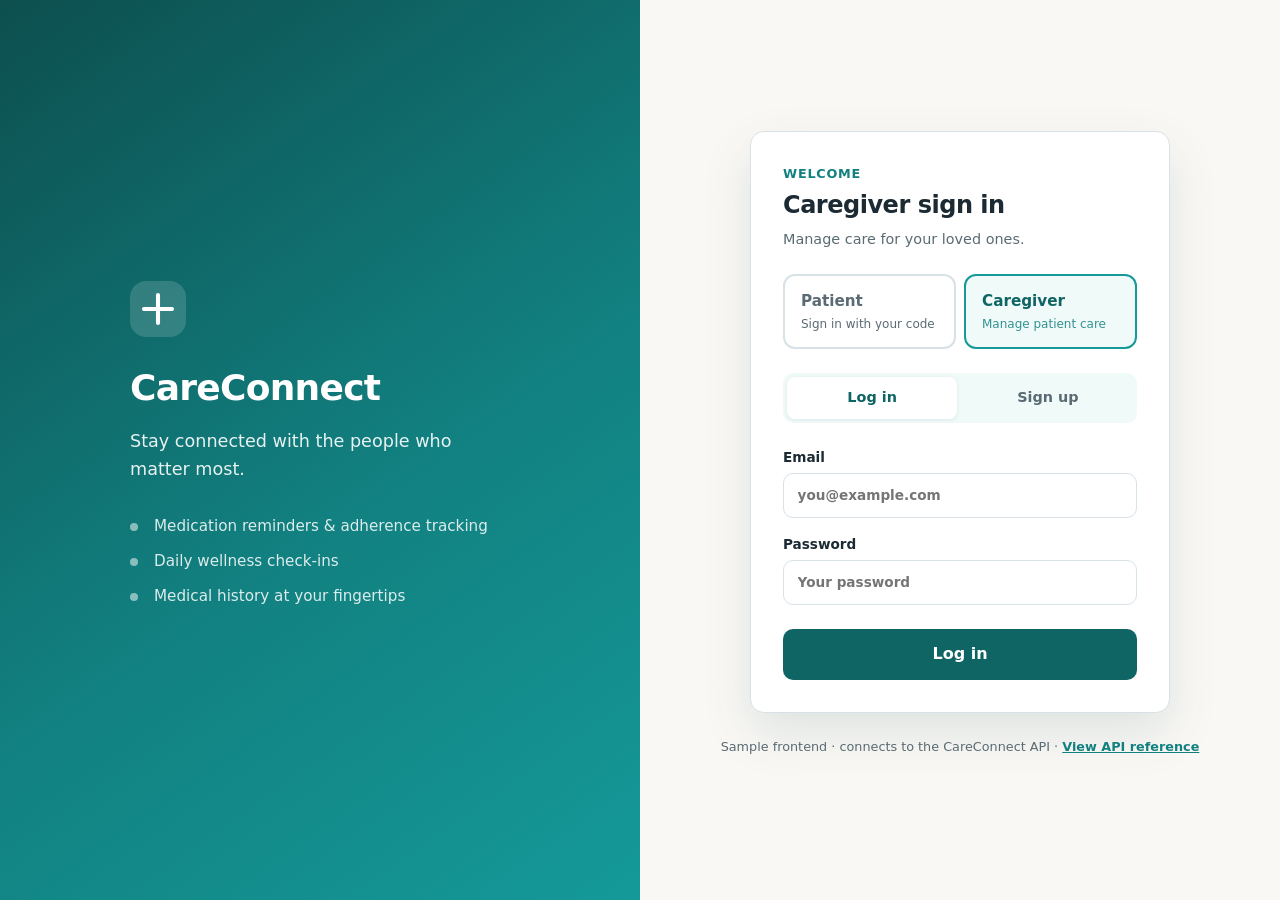
<file: backend/sample-webpage/index.html>
<!DOCTYPE html>
<html lang="en">
<head>
  <meta charset="UTF-8" />
  <meta name="viewport" content="width=device-width, initial-scale=1.0, viewport-fit=cover" />
  <meta name="theme-color" content="#0f6464" />
  <title>CareConnect — Sign in</title>
  <link rel="stylesheet" href="styles.css" />
</head>
<body>
  <div class="layout">
    <aside class="hero" aria-hidden="true">
      <div class="hero-inner">
        <div class="logo-mark" aria-hidden="true">
          <svg viewBox="0 0 48 48" fill="none" xmlns="http://www.w3.org/2000/svg">
            <rect width="48" height="48" rx="14" fill="currentColor" opacity="0.15"/>
            <path d="M24 12v24M12 24h24" stroke="currentColor" stroke-width="3.5" stroke-linecap="round"/>
          </svg>
        </div>
        <h1>CareConnect</h1>
        <p class="hero-tagline">Stay connected with the people who matter most.</p>
        <ul class="hero-features">
          <li>Medication reminders &amp; adherence tracking</li>
          <li>Daily wellness check-ins</li>
          <li>Medical history at your fingertips</li>
        </ul>
      </div>
    </aside>

    <main class="auth-panel">
      <div class="auth-card">
        <header class="auth-header">
          <p class="eyebrow">Welcome</p>
          <h2 id="auth-title">Caregiver sign in</h2>
          <p id="auth-subtitle" class="auth-subtitle">Manage care for your loved ones.</p>
        </header>

        <!-- Who are you? -->
        <div class="persona-switch" role="tablist" aria-label="I am a">
          <button type="button" class="persona-btn" data-persona="patient" role="tab" aria-selected="false">
            <span class="persona-label">Patient</span>
            <span class="persona-hint">Sign in with your code</span>
          </button>
          <button type="button" class="persona-btn active" data-persona="caregiver" role="tab" aria-selected="true">
            <span class="persona-label">Caregiver</span>
            <span class="persona-hint">Manage patient care</span>
          </button>
        </div>

        <!-- Patient: login only -->
        <section id="view-patient" class="persona-view" hidden>
          <p class="form-note">Use the last name and numeric code your caregiver gave you.</p>
          <form id="form-patient-login" class="auth-form" autocomplete="off">
            <label>
              Last name
              <input type="text" name="last_name" required autocomplete="off" placeholder="Smith" />
            </label>
            <label>
              Login code
              <input type="password" name="login_code" required inputmode="numeric" pattern="\d{4,6}" maxlength="6" autocomplete="one-time-code" placeholder="4–6 digits" />
            </label>
            <button type="submit" class="submit-btn">Log in</button>
          </form>
        </section>

        <!-- Caregiver: login (default) or signup -->
        <section id="view-caregiver" class="persona-view active">
          <div id="caregiver-mode-switch" class="mode-switch" role="tablist" aria-label="Caregiver authentication">
            <button type="button" class="mode-btn active" data-mode="login" role="tab" aria-selected="true">Log in</button>
            <button type="button" class="mode-btn" data-mode="signup" role="tab" aria-selected="false">Sign up</button>
          </div>

          <form id="form-caregiver-login" class="auth-form caregiver-panel active" autocomplete="off">
            <label>
              Email
              <input type="email" name="email" required autocomplete="off" spellcheck="false" placeholder="you@example.com" />
            </label>
            <label>
              Password
              <input type="password" name="password" required autocomplete="off" placeholder="Your password" />
            </label>
            <button type="submit" class="submit-btn">Log in</button>
          </form>

          <form id="form-caregiver-signup" class="auth-form caregiver-panel" hidden autocomplete="off">
            <p class="form-note">Create an account to add patients and manage their care.</p>
            <div class="field-row">
              <label>
                Full name
                <input type="text" name="full_name" required autocomplete="off" placeholder="Jane Doe" />
              </label>
              <label>
                Last name
                <input type="text" name="last_name" required autocomplete="off" placeholder="Doe" />
              </label>
            </div>
            <label>
              Email
              <input type="email" name="email" required autocomplete="off" spellcheck="false" placeholder="you@example.com" />
            </label>
            <label>
              Password
              <input type="password" name="password" required minlength="8" autocomplete="new-password" placeholder="At least 8 characters" />
            </label>
            <label>
              Phone <span class="optional">(optional)</span>
              <input type="tel" name="phone" autocomplete="off" placeholder="555-0100" />
            </label>
            <button type="submit" class="submit-btn">Create account</button>
          </form>
        </section>

        <div id="message" class="message" role="status" aria-live="polite"></div>
      </div>

      <p class="footer-note">
        Sample frontend · connects to the CareConnect API ·
        <a href="apis.html">View API reference</a>
      </p>
    </main>
  </div>

  <script src="common.js?v=5"></script>
  <script src="app.js?v=5"></script>
</body>
</html>
</file>
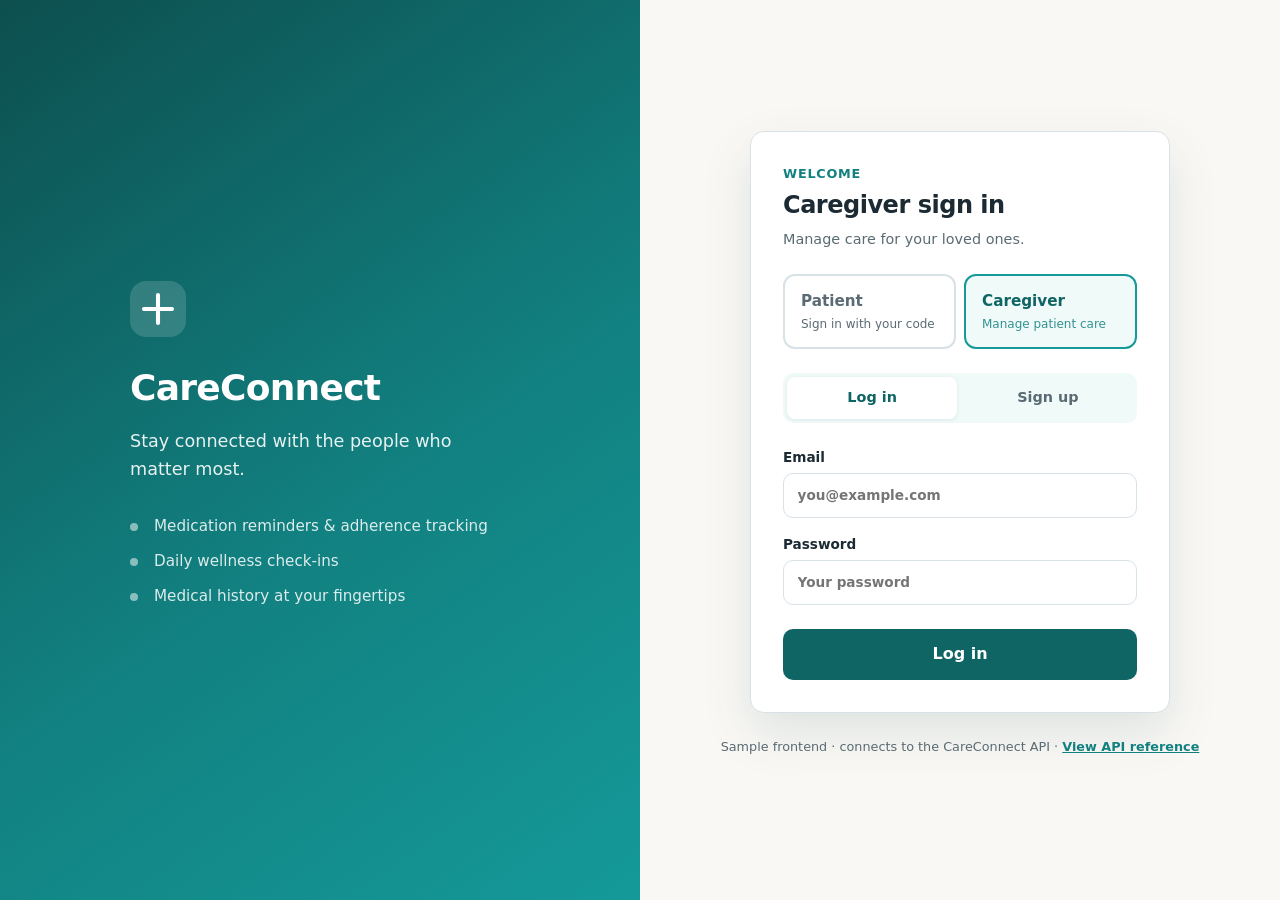
<file: backend/sample-webpage/dashboard.html>
<!DOCTYPE html>
<html lang="en">
<head>
  <meta charset="UTF-8" />
  <meta name="viewport" content="width=device-width, initial-scale=1.0, viewport-fit=cover" />
  <meta name="theme-color" content="#0f6464" />
  <title>CareConnect — Dashboard</title>
  <link rel="stylesheet" href="styles.css" />
</head>
<body>
  <div id="dashboard" class="dashboard">
    <header class="dash-header">
      <div class="dash-brand">
        <span class="logo-mark small" aria-hidden="true">
          <svg viewBox="0 0 48 48" fill="none"><rect width="48" height="48" rx="14" fill="currentColor" opacity="0.15"/><path d="M24 12v24M12 24h24" stroke="currentColor" stroke-width="3.5" stroke-linecap="round"/></svg>
        </span>
        <span>CareConnect</span>
      </div>
      <div class="dash-actions">
        <button type="button" id="btn-logout" class="logout-btn">Log out</button>
      </div>
    </header>

    <nav class="dash-nav" id="caregiver-nav" aria-label="Caregiver navigation">
      <a href="dashboard.html" class="dash-nav-link active" aria-current="page">Dashboard</a>
      <a href="patients.html" class="dash-nav-link">View patients</a>
      <a href="onboard-patient.html" class="dash-nav-link">Add patient</a>
      <a href="apis.html" class="dash-nav-link">APIs</a>
    </nav>

    <main class="dash-main dash-main-dashboard">
      <div id="caregiver-view" class="hidden">
        <header class="dash-section-header">
          <div>
            <p class="eyebrow">Care dashboard</p>
            <h2>Hello, <span id="caregiver-greeting">Caregiver</span></h2>
            <p class="dash-subtitle">Medication adherence across your patients — today and this week.</p>
          </div>
          <p id="dash-date" class="cg-dash-date"></p>
        </header>

        <div id="home-loading" class="home-loading" aria-live="polite" aria-busy="true">
          <div class="home-loading-banner">
            <span class="loading-spinner" aria-hidden="true"></span>
            Loading adherence dashboard…
          </div>
          <div class="cg-skeleton-grid">
            <div class="skeleton-card"></div>
            <div class="skeleton-card"></div>
            <div class="skeleton-card"></div>
            <div class="skeleton-card"></div>
          </div>
          <div class="skeleton-row cg-skeleton-chart"></div>
        </div>

        <div id="home-content" class="hidden">
          <section class="cg-dash-overview" aria-label="Today's overview">
            <article class="cg-stat-card cg-stat-card-primary">
              <span class="cg-stat-value" id="stat-today-pct">—</span>
              <span class="cg-stat-label">Today adherence</span>
              <span class="cg-stat-sub" id="stat-today-sub"></span>
            </article>
            <article class="cg-stat-card">
              <span class="cg-stat-value" id="stat-taken">0</span>
              <span class="cg-stat-label">Doses taken</span>
              <span class="cg-stat-sub" id="stat-on-time-sub"></span>
            </article>
            <article class="cg-stat-card cg-stat-card-warn">
              <span class="cg-stat-value" id="stat-overdue">0</span>
              <span class="cg-stat-label">Overdue / missed</span>
              <span class="cg-stat-sub" id="stat-attention-sub"></span>
            </article>
            <article class="cg-stat-card">
              <span class="cg-stat-value" id="stat-week-pct">—</span>
              <span class="cg-stat-label">7-day adherence</span>
              <span class="cg-stat-sub">All patients combined</span>
            </article>
          </section>

          <section class="cg-dash-panel" aria-label="Weekly trend">
            <div class="home-section-head">
              <h3 class="home-section-title">Last 7 days</h3>
              <p class="home-section-hint">Green = taken on time · Red = missed or late</p>
            </div>
            <div id="adherence-chart" class="adherence-chart"></div>
            <p id="chart-empty" class="cg-chart-empty hidden">No dose history yet for this week.</p>
          </section>

          <section id="cg-attention-section" class="cg-dash-panel hidden" aria-label="Needs attention">
            <div class="home-section-head">
              <h3 class="home-section-title">Needs attention now</h3>
            </div>
            <ul id="cg-attention-list" class="cg-attention-list"></ul>
          </section>

          <section class="cg-dash-panel" aria-label="Patient adherence">
            <div class="home-section-head">
              <h3 class="home-section-title">Patient adherence today</h3>
              <a href="patients.html" class="home-section-link">All patients →</a>
            </div>
            <div id="cg-patient-cards" class="cg-patient-cards"></div>
            <div id="patients-empty" class="home-empty-card hidden">
              <p class="home-empty-title">No patients yet</p>
              <p class="home-empty-desc">Add a patient to track medications and adherence.</p>
              <a href="onboard-patient.html" class="submit-btn home-empty-btn">Add your first patient</a>
            </div>
          </section>

          <section id="home-complete-section" class="home-section hidden" aria-label="Profiles to complete">
            <div class="home-section-head">
              <h3 class="home-section-title">Complete patient details</h3>
            </div>
            <ul id="home-complete-list" class="home-complete-list"></ul>
          </section>

          <section class="home-section">
            <div class="home-section-head">
              <h3 class="home-section-title">Quick actions</h3>
            </div>
            <div class="home-actions-grid">
              <a href="onboard-patient.html" class="home-action-card">
                <span class="home-action-title">Add patient</span>
                <span class="home-action-desc">Create login &amp; profile</span>
              </a>
              <a id="home-action-meds" href="patients.html" class="home-action-card">
                <span class="home-action-title">Manage medications</span>
                <span class="home-action-desc">Schedules &amp; doses</span>
              </a>
            </div>
          </section>
        </div>
      </div>

      <div id="dash-message" class="message" role="status"></div>
    </main>
  </div>

  <script src="common.js?v=6"></script>
  <script src="dashboard.js?v=6"></script>
</body>
</html>
</file>
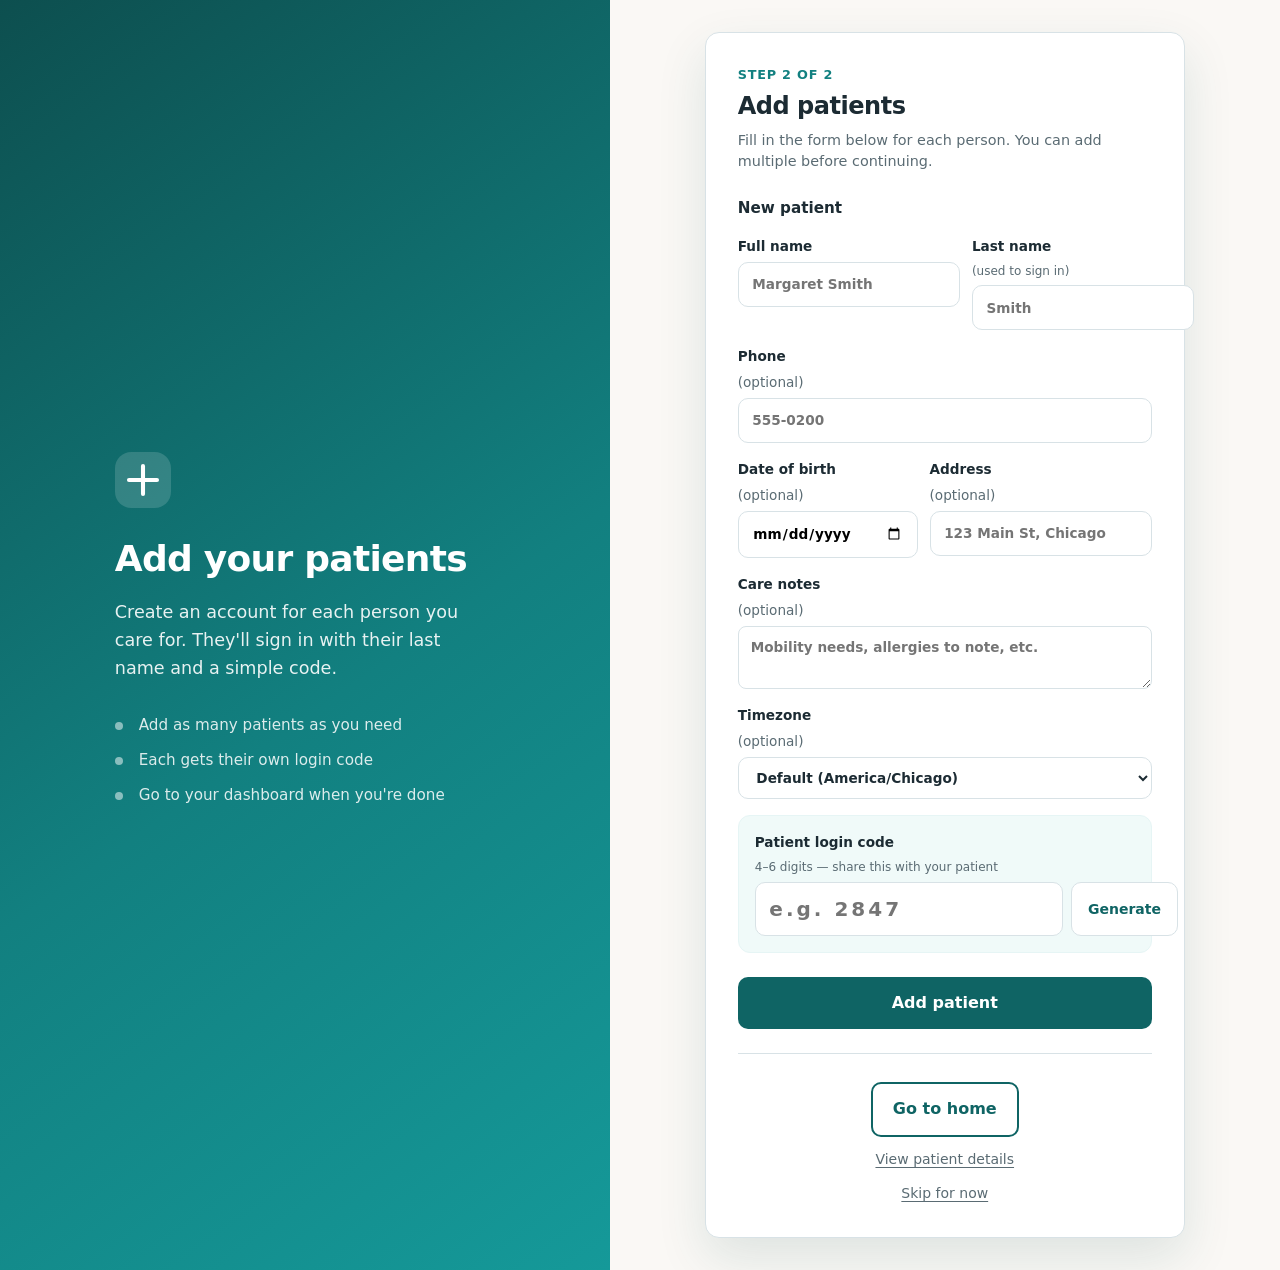
<file: backend/sample-webpage/onboard-patient.html>
<!DOCTYPE html>
<html lang="en">
<head>
  <meta charset="UTF-8" />
  <meta name="viewport" content="width=device-width, initial-scale=1.0, viewport-fit=cover" />
  <meta name="theme-color" content="#0f6464" />
  <title>CareConnect — Add patients</title>
  <link rel="stylesheet" href="styles.css" />
</head>
<body>
  <div class="layout layout-wide">
    <aside class="hero" aria-hidden="true">
      <div class="hero-inner">
        <div class="logo-mark" aria-hidden="true">
          <svg viewBox="0 0 48 48" fill="none" xmlns="http://www.w3.org/2000/svg">
            <rect width="48" height="48" rx="14" fill="currentColor" opacity="0.15"/>
            <path d="M24 12v24M12 24h24" stroke="currentColor" stroke-width="3.5" stroke-linecap="round"/>
          </svg>
        </div>
        <h1>Add your patients</h1>
        <p class="hero-tagline">Create an account for each person you care for. They'll sign in with their last name and a simple code.</p>
        <ul class="hero-features">
          <li>Add as many patients as you need</li>
          <li>Each gets their own login code</li>
          <li>Go to your dashboard when you're done</li>
        </ul>
      </div>
    </aside>

    <main class="auth-panel auth-panel-scroll">
      <div class="auth-card auth-card-wide">
        <header class="auth-header">
          <p class="eyebrow">Step 2 of 2</p>
          <h2>Add patients</h2>
          <p class="auth-subtitle">Fill in the form below for each person. You can add multiple before continuing.</p>
        </header>

        <div id="caregiver-banner" class="caregiver-banner hidden">
          Signed in as <strong id="caregiver-name"></strong>
        </div>

        <!-- Patients already added -->
        <section id="patients-added-section" class="patients-added-section hidden">
          <div class="section-label-row">
            <h3 class="section-label">Patients added</h3>
            <span id="patient-count" class="count-badge">0</span>
          </div>
          <ul id="patients-added-list" class="patients-added-list"></ul>
        </section>

        <!-- Add patient form (always visible) -->
        <section class="add-patient-section">
          <h3 class="section-label" id="form-section-title">New patient</h3>
          <form id="form-provision-patient" class="auth-form">
            <div class="field-row">
              <label>
                Full name
                <input type="text" name="full_name" required autocomplete="name" placeholder="Margaret Smith" />
              </label>
              <label>
                Last name <span class="field-hint">(used to sign in)</span>
                <input type="text" name="last_name" required autocomplete="family-name" placeholder="Smith" />
              </label>
            </div>

            <label>
              Phone <span class="optional">(optional)</span>
              <input type="tel" name="phone" autocomplete="tel" placeholder="555-0200" />
            </label>

            <div class="field-row">
              <label>
                Date of birth <span class="optional">(optional)</span>
                <input type="date" name="date_of_birth" />
              </label>
              <label>
                Address <span class="optional">(optional)</span>
                <input type="text" name="address" placeholder="123 Main St, Chicago" />
              </label>
            </div>

            <label>
              Care notes <span class="optional">(optional)</span>
              <textarea name="notes" rows="2" placeholder="Mobility needs, allergies to note, etc."></textarea>
            </label>

            <label>
              Timezone <span class="optional">(optional)</span>
              <select name="timezone" id="timezone-select">
                <option value="">Default (America/Chicago)</option>
                <option value="America/New_York">Eastern (America/New_York)</option>
                <option value="America/Chicago">Central (America/Chicago)</option>
                <option value="America/Denver">Mountain (America/Denver)</option>
                <option value="America/Los_Angeles">Pacific (America/Los_Angeles)</option>
              </select>
            </label>

            <div class="login-code-block">
              <label>
                Patient login code
                <span class="field-hint">4–6 digits — share this with your patient</span>
                <div class="code-input-row">
                  <input type="text" name="login_code" id="login-code" required inputmode="numeric" pattern="\d{4,6}" maxlength="6" autocomplete="off" placeholder="e.g. 2847" />
                  <button type="button" class="btn-secondary" id="btn-generate-code">Generate</button>
                </div>
              </label>
            </div>

            <button type="submit" class="submit-btn" id="btn-submit-patient">Add patient</button>
          </form>
        </section>

        <div id="message" class="message" role="status" aria-live="polite"></div>

        <div class="onboard-footer-actions">
          <button type="button" class="submit-btn btn-outline" id="btn-go-dashboard">Go to home</button>
          <a href="patients.html" class="text-link">View patient details</a>
          <button type="button" class="text-link" id="btn-skip">Skip for now</button>
        </div>
      </div>
    </main>
  </div>

  <script src="common.js?v=6"></script>
  <script src="onboard.js"></script>
</body>
</html>
</file>
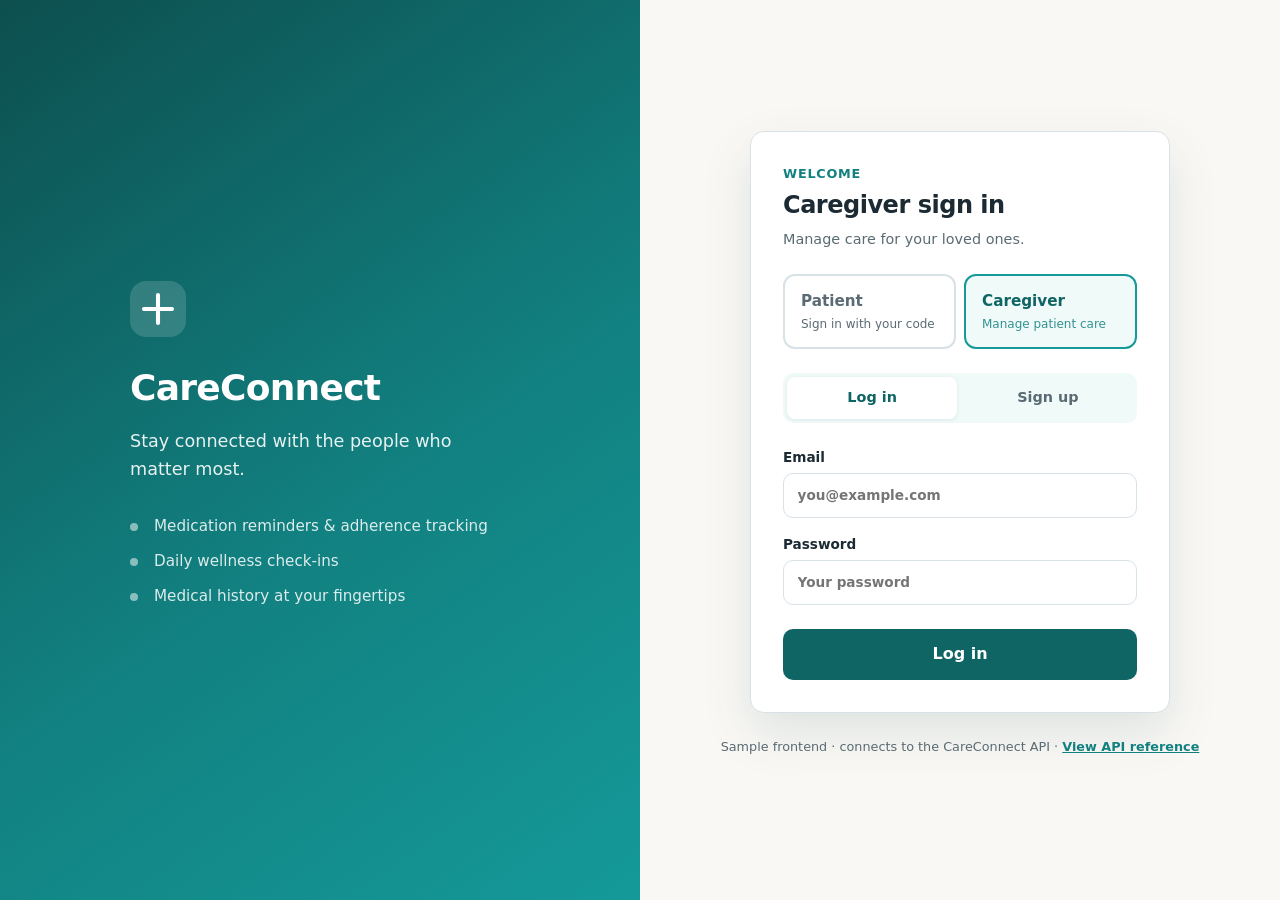
<file: backend/sample-webpage/patient-detail.html>
<!DOCTYPE html>
<html lang="en">
<head>
  <meta charset="UTF-8" />
  <meta name="viewport" content="width=device-width, initial-scale=1.0, viewport-fit=cover" />
  <meta name="theme-color" content="#0f6464" />
  <title>CareConnect — Patient details</title>
  <link rel="stylesheet" href="styles.css" />
</head>
<body>
  <div class="dashboard">
    <header class="dash-header">
      <div class="dash-brand">
        <span class="logo-mark small" aria-hidden="true">
          <svg viewBox="0 0 48 48" fill="none"><rect width="48" height="48" rx="14" fill="currentColor" opacity="0.15"/><path d="M24 12v24M12 24h24" stroke="currentColor" stroke-width="3.5" stroke-linecap="round"/></svg>
        </span>
        <span>CareConnect</span>
      </div>
      <div class="dash-actions">
        <button type="button" id="btn-logout" class="logout-btn">Log out</button>
      </div>
    </header>

    <nav class="dash-nav" aria-label="Caregiver navigation">
      <a href="dashboard.html" class="dash-nav-link">Dashboard</a>
      <a href="patients.html" class="dash-nav-link">View patients</a>
      <a href="onboard-patient.html" class="dash-nav-link">Add patient</a>
      <a href="apis.html" class="dash-nav-link">APIs</a>
    </nav>

    <main class="dash-main dash-main-wide">
      <header class="detail-header">
        <a href="dashboard.html" class="back-link">← Back to home</a>
        <div id="patient-header" class="patient-header-card">
          <div class="patient-header-main">
            <h2 id="patient-name">Patient</h2>
            <p id="patient-subtitle" class="dash-subtitle"></p>
          </div>
          <div id="patient-badges" class="patient-badges"></div>
        </div>
      </header>

      <div id="page-message" class="message" role="status"></div>

      <nav class="detail-mobile-nav" aria-label="Jump to section">
        <a href="#section-profile" class="detail-mobile-nav-link">Profile</a>
        <a href="#section-medications" class="detail-mobile-nav-link">Meds</a>
        <a href="#section-history" class="detail-mobile-nav-link">History</a>
        <a href="#section-contacts" class="detail-mobile-nav-link">Contacts</a>
        <a href="#section-checkins" class="detail-mobile-nav-link">Check-ins</a>
      </nav>

      <!-- Profile -->
      <section id="section-profile" class="detail-section">
        <div class="section-label-row">
          <h3 class="section-label">Profile & login</h3>
          <button type="button" class="btn-secondary btn-sm" id="btn-edit-profile">Edit</button>
        </div>
        <div id="profile-view" class="detail-grid"></div>
        <form id="form-profile" class="auth-form hidden">
          <div class="field-row">
            <label>Full name <input type="text" name="full_name" required /></label>
            <label>Last name <input type="text" name="last_name" required /></label>
          </div>
          <label>Phone <input type="tel" name="phone" /></label>
          <label>Date of birth <input type="date" name="date_of_birth" /></label>
          <label>Address <input type="text" name="address" placeholder="Street, city, state" /></label>
          <label>Timezone
            <select name="timezone">
              <option value="">Default (America/Chicago)</option>
              <option value="America/New_York">Eastern</option>
              <option value="America/Chicago">Central</option>
              <option value="America/Denver">Mountain</option>
              <option value="America/Los_Angeles">Pacific</option>
            </select>
          </label>
          <label>Care notes <textarea name="notes" rows="3" placeholder="Allergies, mobility needs, reminders…"></textarea></label>
          <div class="form-actions-row">
            <button type="submit" class="submit-btn">Save profile</button>
            <button type="button" class="btn-secondary" id="btn-cancel-profile">Cancel</button>
          </div>
        </form>
      </section>

      <!-- Medications -->
      <section id="section-medications" class="detail-section">
        <div class="section-label-row">
          <h3 class="section-label">Medications</h3>
        </div>
        <ul id="med-list" class="detail-list"></ul>
        <p id="med-empty" class="detail-empty hidden">No medications yet.</p>
        <form id="form-medication" class="detail-add-form auth-form">
          <p class="form-section-title">Add medication</p>

          <p class="form-section-title">Common medications</p>
          <div id="med-preset-list" class="med-preset-list" aria-label="Common medications"></div>

          <div id="med-custom-fields">
            <div class="field-row">
              <label>Name <input type="text" name="name" required placeholder="Lisinopril" /></label>
              <label>Dosage <input type="text" name="dosage" required placeholder="10mg" /></label>
            </div>
            <div class="field-row">
              <label>Frequency <input type="text" name="frequency" required placeholder="Daily" /></label>
              <label>
                Times per day
                <select id="med-times-count">
                  <option value="1">Once</option>
                  <option value="2">Twice</option>
                  <option value="3">Three times</option>
                  <option value="4">Four times</option>
                  <option value="5">Five times</option>
                  <option value="6">Six times</option>
                </select>
              </label>
            </div>
            <div id="med-time-fields" class="med-time-fields">
              <span class="detail-label">Dose times &amp; instructions</span>
              <div id="med-time-inputs" class="med-time-inputs"></div>
            </div>
          </div>

          <button type="submit" class="submit-btn">Add medication</button>
        </form>
      </section>

      <!-- Medical history -->
      <section id="section-history" class="detail-section">
        <div class="section-label-row">
          <h3 class="section-label">Medical history</h3>
        </div>
        <ul id="history-list" class="detail-list"></ul>
        <p id="history-empty" class="detail-empty hidden">No medical history entries yet.</p>
        <form id="form-history" class="detail-add-form auth-form">
          <p class="form-section-title">Add entry</p>

          <p class="form-section-title">Common entries</p>
          <div id="history-preset-list" class="med-preset-list" aria-label="Common medical history"></div>

          <div class="field-row">
            <label>Category
              <select name="category" required>
                <option value="condition">Condition</option>
                <option value="allergy">Allergy</option>
                <option value="surgery">Surgery</option>
                <option value="note">Note</option>
              </select>
            </label>
            <label>Title <input type="text" name="title" required placeholder="Type 2 diabetes" /></label>
          </div>
          <label>Description <input type="text" name="description" placeholder="Optional details" /></label>
          <label>Date occurred <input type="date" name="date_occurred" /></label>
          <button type="submit" class="submit-btn">Add entry</button>
        </form>
      </section>

      <!-- Contacts -->
      <section id="section-contacts" class="detail-section">
        <div class="section-label-row">
          <h3 class="section-label">Healthcare contacts</h3>
        </div>
        <ul id="contact-list" class="detail-list"></ul>
        <p id="contact-empty" class="detail-empty hidden">No contacts yet.</p>
        <form id="form-contact" class="detail-add-form auth-form">
          <p class="form-section-title">Add contact</p>

          <p class="form-section-title">Common contacts</p>
          <div id="contact-preset-list" class="med-preset-list" aria-label="Common healthcare contacts"></div>

          <div class="field-row">
            <label>Name <input type="text" name="name" required placeholder="Dr. Patel" /></label>
            <label>Type
              <select name="contact_type" required>
                <option value="doctor">Doctor</option>
                <option value="hospital">Hospital</option>
                <option value="pharmacy">Pharmacy</option>
                <option value="emergency">Emergency</option>
              </select>
            </label>
          </div>
          <div class="field-row">
            <label>Phone <input type="tel" name="phone" required placeholder="555-0100" /></label>
            <label>Specialty <input type="text" name="specialty" placeholder="Cardiology" /></label>
          </div>
          <label>Address <input type="text" name="address" placeholder="Clinic address" /></label>
          <label class="checkbox-label">
            <input type="checkbox" name="is_primary" /> Primary contact
          </label>
          <button type="submit" class="submit-btn">Add contact</button>
        </form>
      </section>

      <!-- Check-ins -->
      <section id="section-checkins" class="detail-section">
        <div class="section-label-row">
          <h3 class="section-label">Wellness check-ins</h3>
        </div>
        <p id="checkin-status" class="checkin-status-line"></p>
        <ul id="checkin-list" class="detail-list"></ul>
        <p id="checkin-empty" class="detail-empty hidden">No check-ins yet.</p>
      </section>
    </main>
  </div>

  <script src="constants.js"></script>
  <script src="common.js?v=6"></script>
  <script src="patient-detail.js"></script>
</body>
</html>
</file>
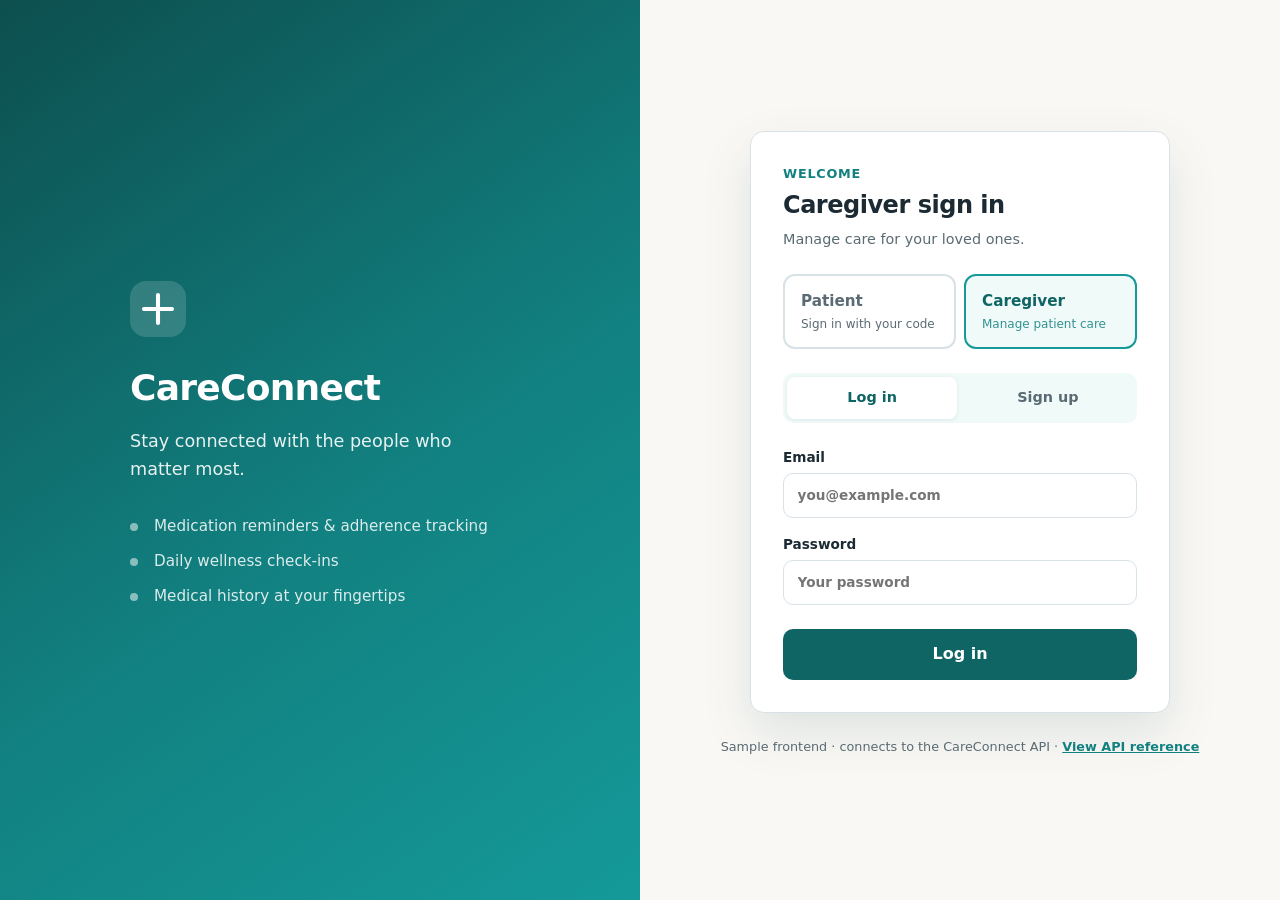
<file: backend/sample-webpage/patient-home.html>
<!DOCTYPE html>
<html lang="en">
<head>
  <meta charset="UTF-8" />
  <meta name="viewport" content="width=device-width, initial-scale=1.0, viewport-fit=cover" />
  <meta name="theme-color" content="#0f6464" />
  <title>CareConnect — My medications</title>
  <link rel="stylesheet" href="styles.css" />
</head>
<body class="patient-body">
  <div class="patient-app">
    <header class="patient-header">
      <div class="patient-brand">
        <span class="logo-mark small" aria-hidden="true">
          <svg viewBox="0 0 48 48" fill="none"><rect width="48" height="48" rx="14" fill="currentColor" opacity="0.15"/><path d="M24 12v24M12 24h24" stroke="currentColor" stroke-width="3.5" stroke-linecap="round"/></svg>
        </span>
        <span>CareConnect</span>
      </div>
      <button type="button" id="btn-logout" class="logout-btn">Log out</button>
    </header>

    <main class="patient-main">
      <header class="patient-greeting">
        <p class="patient-date" id="patient-date"></p>
        <h1 id="patient-greeting">Hello</h1>
        <p class="patient-subtitle">Tap the button when you take each medicine.</p>
      </header>

      <div id="patient-loading" class="patient-loading" aria-live="polite" aria-busy="true">
        <span class="loading-spinner" aria-hidden="true"></span>
        <span>Loading your medications…</span>
      </div>

      <div id="patient-content" class="hidden">
        <section class="patient-summary" aria-label="Today's progress">
          <div class="patient-summary-item">
            <span class="patient-summary-value" id="summary-taken">0</span>
            <span class="patient-summary-label">Taken</span>
          </div>
          <div class="patient-summary-item">
            <span class="patient-summary-value" id="summary-left">0</span>
            <span class="patient-summary-label">Still due</span>
          </div>
        </section>

        <section class="mindfulness-card" aria-label="Mindfulness break">
          <div class="mindfulness-card-inner">
            <div>
              <h2 class="mindfulness-title">Take a calming break</h2>
              <p class="mindfulness-desc">A short guided breathing session to help you relax and reset.</p>
            </div>
            <button type="button" id="btn-open-breathing" class="mindfulness-start-btn">
              Start breathing
            </button>
          </div>
        </section>

        <nav id="period-nav" class="period-nav hidden" aria-label="Jump to time of day">
          <button type="button" class="period-nav-btn" data-period="morning">Morning</button>
          <button type="button" class="period-nav-btn" data-period="afternoon">Afternoon</button>
          <button type="button" class="period-nav-btn" data-period="night">Night</button>
        </nav>

        <section class="patient-meds-section" aria-label="Today's medications">
          <div id="dose-empty" class="patient-empty hidden">
            <p class="patient-empty-title">No medications scheduled today</p>
            <p class="patient-empty-desc">Your caregiver will add them for you.</p>
          </div>
          <div id="dose-periods" class="dose-periods"></div>
        </section>
      </div>

      <div id="patient-message" class="message patient-toast" role="status"></div>
    </main>

    <div id="breathing-overlay" class="breathing-overlay hidden" role="dialog" aria-modal="true" aria-labelledby="breathing-title" hidden>
      <div class="breathing-screen">
        <button type="button" id="btn-close-breathing" class="breathing-close">Close</button>
        <h2 id="breathing-title" class="breathing-title">Mindful breathing</h2>
        <p id="breathing-subtitle" class="breathing-subtitle">Follow the circle. Breathe slowly and gently.</p>

        <div class="breathing-visual" aria-hidden="true">
          <div id="breathing-circle" class="breathing-circle"></div>
        </div>

        <p id="breathing-phase" class="breathing-phase" aria-live="polite">Tap Begin when you're ready</p>
        <p id="breathing-counter" class="breathing-counter"></p>

        <div class="breathing-actions">
          <button type="button" id="btn-begin-breathing" class="dose-take-btn breathing-action-btn">Begin</button>
          <button type="button" id="btn-stop-breathing" class="btn-secondary breathing-action-btn hidden">Stop</button>
          <button type="button" id="btn-done-breathing" class="dose-take-btn breathing-action-btn hidden">Done</button>
        </div>
      </div>
    </div>
  </div>

  <script src="common.js?v=6"></script>
  <script src="patient-mindfulness.js?v=6"></script>
  <script src="patient-home.js?v=6"></script>
</body>
</html>
</file>
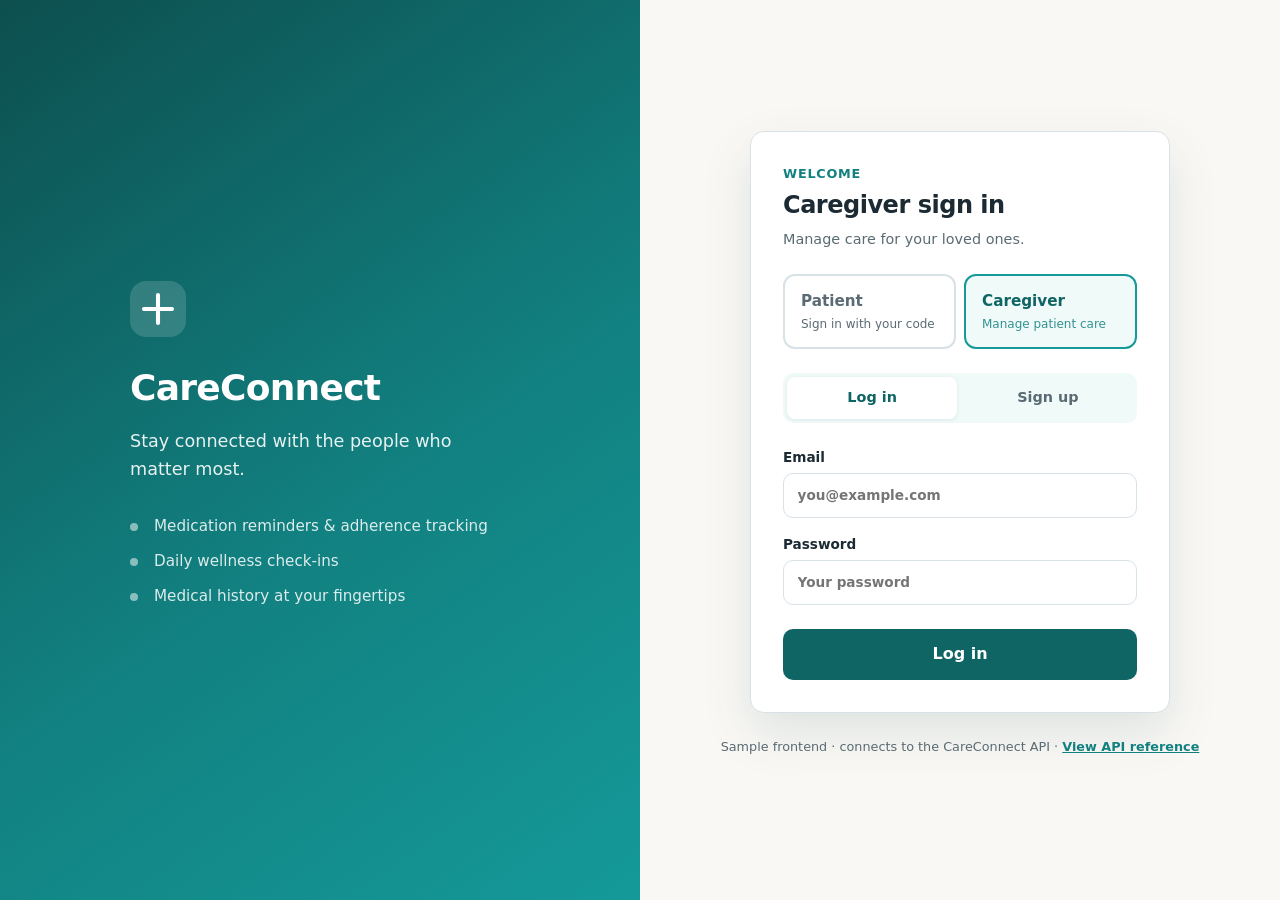
<file: backend/sample-webpage/patients.html>
<!DOCTYPE html>
<html lang="en">
<head>
  <meta charset="UTF-8" />
  <meta name="viewport" content="width=device-width, initial-scale=1.0, viewport-fit=cover" />
  <meta name="theme-color" content="#0f6464" />
  <title>CareConnect — View patients</title>
  <link rel="stylesheet" href="styles.css" />
</head>
<body>
  <div id="dashboard" class="dashboard">
    <header class="dash-header">
      <div class="dash-brand">
        <span class="logo-mark small" aria-hidden="true">
          <svg viewBox="0 0 48 48" fill="none"><rect width="48" height="48" rx="14" fill="currentColor" opacity="0.15"/><path d="M24 12v24M12 24h24" stroke="currentColor" stroke-width="3.5" stroke-linecap="round"/></svg>
        </span>
        <span>CareConnect</span>
      </div>
      <div class="dash-actions">
        <button type="button" id="btn-logout" class="logout-btn">Log out</button>
      </div>
    </header>

    <nav class="dash-nav" aria-label="Caregiver navigation">
      <a href="dashboard.html" class="dash-nav-link">Dashboard</a>
      <a href="patients.html" class="dash-nav-link active" aria-current="page">View patients</a>
      <a href="onboard-patient.html" class="dash-nav-link">Add patient</a>
      <a href="apis.html" class="dash-nav-link">APIs</a>
    </nav>

    <main class="dash-main dash-main-wide">
      <header class="dash-section-header">
        <div>
          <p class="eyebrow">Patient overview</p>
          <h2>View patients</h2>
          <p class="dash-subtitle">Medication counts and recent check-in status for each patient.</p>
        </div>
      </header>

      <div id="patients-list" class="patients-list"></div>
      <p id="patients-empty" class="empty-state hidden">
        No patients linked yet.
        <a href="onboard-patient.html">Add a patient</a>
      </p>

      <div id="page-message" class="message" role="status"></div>
    </main>
  </div>

  <script src="common.js?v=6"></script>
  <script src="patients.js"></script>
</body>
</html>
</file>
<file: backend/sample-webpage/styles.css>
:root {
  --teal-900: #0d4f4f;
  --teal-800: #0f6464;
  --teal-700: #128080;
  --teal-600: #159999;
  --teal-100: #e6f5f5;
  --teal-50: #f0faf9;
  --sand: #faf8f5;
  --text: #1c2b33;
  --muted: #5a6b73;
  --border: #d8e2e6;
  --white: #ffffff;
  --error-bg: #fef2f2;
  --error-text: #b91c1c;
  --success-bg: #ecfdf5;
  --success-text: #047857;
  --radius: 14px;
  --shadow: 0 20px 50px rgba(13, 79, 79, 0.12);
  --font: "Segoe UI", system-ui, -apple-system, BlinkMacSystemFont, sans-serif;
}

*,
*::before,
*::after {
  box-sizing: border-box;
}

body {
  margin: 0;
  font-family: var(--font);
  color: var(--text);
  background: var(--sand);
  line-height: 1.5;
  min-height: 100vh;
}

.layout {
  display: grid;
  grid-template-columns: 1fr 1fr;
  min-height: 100vh;
}

.hero {
  background: linear-gradient(145deg, var(--teal-900) 0%, var(--teal-700) 55%, var(--teal-600) 100%);
  color: var(--white);
  display: flex;
  align-items: center;
  justify-content: center;
  padding: 3rem 2.5rem;
}

.hero-inner {
  max-width: 380px;
}

.logo-mark {
  width: 56px;
  height: 56px;
  color: var(--white);
  margin-bottom: 1.5rem;
}

.logo-mark svg {
  width: 100%;
  height: 100%;
}

.logo-mark.small {
  width: 36px;
  height: 36px;
}

.hero h1 {
  margin: 0 0 0.75rem;
  font-size: 2.25rem;
  font-weight: 700;
  letter-spacing: -0.02em;
}

.hero-tagline {
  margin: 0 0 2rem;
  font-size: 1.1rem;
  opacity: 0.9;
  line-height: 1.6;
}

.hero-features {
  margin: 0;
  padding: 0;
  list-style: none;
}

.hero-features li {
  position: relative;
  padding-left: 1.5rem;
  margin-bottom: 0.75rem;
  opacity: 0.85;
  font-size: 0.95rem;
}

.hero-features li::before {
  content: "";
  position: absolute;
  left: 0;
  top: 0.55em;
  width: 8px;
  height: 8px;
  border-radius: 50%;
  background: rgba(255, 255, 255, 0.6);
}

.auth-panel {
  display: flex;
  flex-direction: column;
  align-items: center;
  justify-content: center;
  padding: 2rem 1.5rem;
}

.auth-card {
  width: 100%;
  max-width: 420px;
  background: var(--white);
  border-radius: var(--radius);
  padding: 2rem;
  box-shadow: var(--shadow);
  border: 1px solid var(--border);
}

.auth-header {
  margin-bottom: 1.5rem;
}

.eyebrow {
  margin: 0 0 0.25rem;
  font-size: 0.8rem;
  font-weight: 600;
  text-transform: uppercase;
  letter-spacing: 0.06em;
  color: var(--teal-700);
}

.auth-header h2 {
  margin: 0;
  font-size: 1.5rem;
  font-weight: 700;
  letter-spacing: -0.02em;
}

.auth-subtitle {
  margin: 0.35rem 0 0;
  font-size: 0.9rem;
  color: var(--muted);
  font-weight: 400;
}

.mode-switch {
  display: grid;
  grid-template-columns: 1fr 1fr;
  gap: 0.35rem;
  padding: 0.25rem;
  background: var(--teal-50);
  border-radius: 10px;
  margin-bottom: 1.5rem;
}

.mode-btn,
.persona-btn {
  font: inherit;
  font-size: 0.9rem;
  font-weight: 600;
  padding: 0.65rem 1rem;
  border: none;
  border-radius: 8px;
  background: transparent;
  color: var(--muted);
  cursor: pointer;
  transition: background 0.15s, color 0.15s;
}

.mode-btn.active,
.persona-btn.active {
  background: var(--white);
  color: var(--teal-800);
  box-shadow: 0 1px 4px rgba(13, 79, 79, 0.1);
}

.persona-switch {
  display: grid;
  grid-template-columns: 1fr 1fr;
  gap: 0.5rem;
  margin-bottom: 1.5rem;
}

.persona-btn {
  display: flex;
  flex-direction: column;
  align-items: flex-start;
  gap: 0.15rem;
  padding: 0.85rem 1rem;
  border: 2px solid var(--border);
  border-radius: 12px;
  background: var(--white);
  text-align: left;
}

.persona-btn.active {
  border-color: var(--teal-600);
  background: var(--teal-50);
  color: var(--teal-800);
  box-shadow: none;
}

.persona-label {
  font-size: 0.95rem;
  font-weight: 700;
}

.persona-hint {
  font-size: 0.75rem;
  font-weight: 500;
  color: var(--muted);
}

.persona-btn.active .persona-hint {
  color: var(--teal-700);
  opacity: 0.85;
}

.persona-view {
  display: none;
}

.persona-view.active {
  display: block;
}

.view {
  display: none;
}

.view.active {
  display: block;
}

.auth-form {
  display: flex;
  flex-direction: column;
  gap: 1rem;
}

.auth-form[hidden],
.persona-panel[hidden],
.caregiver-panel[hidden] {
  display: none !important;
}

.field-row {
  display: grid;
  grid-template-columns: 1fr 1fr;
  gap: 0.75rem;
}

label {
  display: flex;
  flex-direction: column;
  gap: 0.35rem;
  font-size: 0.85rem;
  font-weight: 600;
  color: var(--text);
}

.optional {
  font-weight: 400;
  color: var(--muted);
}

input {
  font: inherit;
  padding: 0.7rem 0.85rem;
  border: 1px solid var(--border);
  border-radius: 10px;
  background: var(--white);
  transition: border-color 0.15s, box-shadow 0.15s;
}

input:focus {
  outline: none;
  border-color: var(--teal-600);
  box-shadow: 0 0 0 3px rgba(21, 153, 153, 0.2);
}

.form-note {
  margin: 0 0 0.25rem;
  font-size: 0.875rem;
  color: var(--muted);
}

.submit-btn {
  margin-top: 0.5rem;
  font: inherit;
  font-weight: 600;
  font-size: 1rem;
  padding: 0.85rem 1.25rem;
  border: none;
  border-radius: 10px;
  background: var(--teal-800);
  color: var(--white);
  cursor: pointer;
  transition: background 0.15s, transform 0.1s;
}

.submit-btn:hover {
  background: var(--teal-900);
}

.submit-btn:active {
  transform: scale(0.98);
}

.submit-btn:disabled {
  opacity: 0.6;
  cursor: not-allowed;
}

.message {
  margin-top: 1.25rem;
  padding: 0.75rem 1rem;
  border-radius: 10px;
  font-size: 0.875rem;
  display: none;
}

.message.visible {
  display: block;
}

.message.error {
  background: var(--error-bg);
  color: var(--error-text);
}

.message.success {
  background: var(--success-bg);
  color: var(--success-text);
}

.footer-note {
  margin-top: 1.5rem;
  font-size: 0.8rem;
  color: var(--muted);
  text-align: center;
}

.footer-note a {
  color: var(--teal-700);
  font-weight: 600;
}

.layout-wide {
  grid-template-columns: 1fr 1.1fr;
}

.auth-panel-scroll {
  justify-content: flex-start;
  padding-top: 2rem;
  padding-bottom: 2rem;
}

.section-label {
  margin: 0 0 1rem;
  font-size: 0.95rem;
  font-weight: 700;
  color: var(--text);
}

.section-label-row {
  display: flex;
  align-items: center;
  gap: 0.5rem;
  margin-bottom: 0.75rem;
}

.section-label-row .section-label {
  margin: 0;
}

.count-badge {
  font-size: 0.75rem;
  font-weight: 700;
  padding: 0.15rem 0.5rem;
  border-radius: 999px;
  background: var(--teal-100);
  color: var(--teal-800);
}

.patients-added-section {
  margin-bottom: 1.5rem;
  padding-bottom: 1.5rem;
  border-bottom: 1px solid var(--border);
}

.patients-added-list {
  margin: 0;
  padding: 0;
  list-style: none;
  display: flex;
  flex-direction: column;
  gap: 0.5rem;
  max-height: 200px;
  overflow-y: auto;
}

.added-patient-item {
  padding: 0.75rem 1rem;
  background: var(--teal-50);
  border: 1px solid var(--teal-100);
  border-radius: 10px;
}

.added-patient-info {
  display: flex;
  flex-direction: column;
  gap: 0.15rem;
}

.added-patient-info strong {
  font-size: 0.95rem;
}

.added-patient-meta {
  font-size: 0.8rem;
  color: var(--muted);
}

.added-patient-meta code {
  font-family: inherit;
  font-weight: 700;
  color: var(--teal-800);
  background: var(--white);
  padding: 0.1rem 0.35rem;
  border-radius: 4px;
}

.add-patient-section {
  margin-bottom: 0.5rem;
}

.add-patient-panel {
  margin-top: 2rem;
  padding: 1.5rem;
  background: var(--white);
  border: 1px solid var(--border);
  border-radius: var(--radius);
}

.onboard-footer-actions {
  margin-top: 1.5rem;
  padding-top: 1.25rem;
  border-top: 1px solid var(--border);
  display: flex;
  flex-direction: column;
  align-items: center;
  gap: 0.75rem;
}

.btn-outline {
  background: var(--white) !important;
  color: var(--teal-800) !important;
  border: 2px solid var(--teal-800) !important;
}

.btn-outline:hover {
  background: var(--teal-50) !important;
}

.auth-card-wide {
  max-width: 480px;
}

.caregiver-banner {
  margin-bottom: 1.25rem;
  padding: 0.65rem 1rem;
  background: var(--teal-50);
  border-radius: 10px;
  font-size: 0.875rem;
  color: var(--teal-800);
}

.field-hint {
  font-weight: 400;
  color: var(--muted);
  font-size: 0.75rem;
}

select {
  font: inherit;
  padding: 0.7rem 0.85rem;
  border: 1px solid var(--border);
  border-radius: 10px;
  background: var(--white);
  color: var(--text);
}

select:focus {
  outline: none;
  border-color: var(--teal-600);
  box-shadow: 0 0 0 3px rgba(21, 153, 153, 0.2);
}

.login-code-block {
  padding: 1rem;
  background: var(--teal-50);
  border-radius: 12px;
  border: 1px solid var(--teal-100);
}

.code-input-row {
  display: flex;
  gap: 0.5rem;
}

.code-input-row input {
  flex: 1;
  font-size: 1.25rem;
  letter-spacing: 0.15em;
  font-weight: 600;
}

.btn-secondary {
  font: inherit;
  font-weight: 600;
  font-size: 0.875rem;
  padding: 0.65rem 1rem;
  border: 1px solid var(--border);
  border-radius: 10px;
  background: var(--white);
  color: var(--teal-800);
  cursor: pointer;
  white-space: nowrap;
}

.btn-secondary:hover {
  border-color: var(--teal-600);
  background: var(--teal-50);
}

.btn-secondary.full-width {
  width: 100%;
  margin-top: 0.5rem;
}

.success-panel {
  text-align: center;
  padding: 0.5rem 0;
}

.success-panel h3 {
  margin: 0 0 0.5rem;
  font-size: 1.25rem;
}

.success-icon {
  width: 48px;
  height: 48px;
  margin: 0 auto 1rem;
  border-radius: 50%;
  background: var(--success-bg);
  color: var(--success-text);
  font-size: 1.5rem;
  font-weight: 700;
  line-height: 48px;
}

.credentials-card {
  margin: 1.25rem 0;
  padding: 1.25rem;
  background: var(--sand);
  border-radius: 12px;
  text-align: left;
}

.credentials-card div {
  margin-bottom: 0.75rem;
}

.credentials-card div:last-child {
  margin-bottom: 0;
}

.credentials-card dt {
  font-size: 0.75rem;
  font-weight: 600;
  text-transform: uppercase;
  letter-spacing: 0.05em;
  color: var(--muted);
  margin-bottom: 0.15rem;
}

.credentials-card dd {
  margin: 0;
  font-size: 1.1rem;
  font-weight: 700;
}

.code-display {
  font-size: 1.5rem !important;
  letter-spacing: 0.2em;
  color: var(--teal-800);
}

.action-row {
  display: flex;
  flex-direction: column;
  gap: 0.25rem;
}

.skip-link-wrap {
  margin: 1.25rem 0 0;
  text-align: center;
}

.text-link {
  font: inherit;
  font-size: 0.875rem;
  color: var(--muted);
  background: none;
  border: none;
  cursor: pointer;
  text-decoration: underline;
  text-underline-offset: 3px;
}

.text-link:hover {
  color: var(--teal-800);
}

.dash-actions {
  display: flex;
  align-items: center;
  gap: 0.75rem;
}

.dash-actions .btn-secondary {
  text-decoration: none;
  display: inline-flex;
  align-items: center;
}

.dash-main-wide {
  max-width: 720px;
}

.dash-main-home {
  max-width: 860px;
  margin: 2rem auto;
  padding: 0 1.5rem 3rem;
}

.dash-main-dashboard {
  max-width: 960px;
  margin: 2rem auto;
  padding: 0 1.5rem 3rem;
}

.cg-dash-date {
  margin: 0;
  font-size: 0.9rem;
  font-weight: 600;
  color: var(--muted);
  flex-shrink: 0;
}

.dash-section-header {
  display: flex;
  justify-content: space-between;
  align-items: flex-start;
  gap: 1rem;
  margin-bottom: 1.5rem;
}

.dash-subtitle {
  margin: 0.25rem 0 0;
  color: var(--muted);
  font-size: 0.9rem;
}

.patients-list {
  display: flex;
  flex-direction: column;
  gap: 0.75rem;
}

.patient-card {
  display: flex;
  justify-content: space-between;
  align-items: center;
  gap: 1rem;
  padding: 1.25rem 1.5rem;
  background: var(--white);
  border: 1px solid var(--border);
  border-radius: var(--radius);
}

.patient-card h3 {
  margin: 0 0 0.25rem;
  font-size: 1.05rem;
}

.patient-meta {
  margin: 0;
  font-size: 0.875rem;
  color: var(--muted);
}

.patient-code-row {
  margin: 0.5rem 0 0;
  font-size: 0.875rem;
  color: var(--muted);
}

.patient-code,
.inline-code {
  font-family: ui-monospace, "SF Mono", Menlo, monospace;
  font-size: 0.95em;
  font-weight: 700;
  letter-spacing: 0.12em;
  color: var(--teal-800);
  background: var(--teal-50);
  padding: 0.15rem 0.45rem;
  border-radius: 6px;
}

.patient-stats {
  display: flex;
  flex-direction: column;
  align-items: flex-end;
  gap: 0.35rem;
}

.stat {
  font-size: 0.75rem;
  font-weight: 600;
  padding: 0.25rem 0.6rem;
  border-radius: 999px;
  background: var(--teal-50);
  color: var(--teal-800);
}

.stat-warn {
  background: #fef3c7;
  color: #92400e;
}

.stat-ok {
  background: var(--success-bg);
  color: var(--success-text);
}

.empty-state {
  padding: 2rem;
  text-align: center;
  background: var(--white);
  border: 1px dashed var(--border);
  border-radius: var(--radius);
  color: var(--muted);
}

.empty-state a {
  color: var(--teal-700);
  font-weight: 600;
}

.hidden {
  display: none !important;
}

/* Dashboard stub */
.dashboard {
  min-height: 100vh;
  background: var(--sand);
}

.dash-header {
  display: flex;
  align-items: center;
  justify-content: space-between;
  padding: 1rem 2rem;
  background: var(--white);
  border-bottom: 1px solid var(--border);
}

.dash-brand {
  display: flex;
  align-items: center;
  gap: 0.65rem;
  font-weight: 700;
  font-size: 1.1rem;
  color: var(--teal-800);
}

.logout-btn {
  font: inherit;
  font-weight: 600;
  font-size: 0.875rem;
  padding: 0.5rem 1rem;
  border: 1px solid var(--border);
  border-radius: 8px;
  background: var(--white);
  color: var(--muted);
  cursor: pointer;
}

.logout-btn:hover {
  border-color: var(--teal-600);
  color: var(--teal-800);
}

.dash-main {
  max-width: 560px;
  margin: 3rem auto;
  padding: 0 1.5rem;
}

.dash-main h2 {
  margin: 0 0 1.25rem;
  font-size: 1.5rem;
}

.user-card {
  background: var(--white);
  border: 1px solid var(--border);
  border-radius: var(--radius);
  padding: 1.5rem;
  margin-bottom: 1rem;
}

.user-card .name {
  font-size: 1.25rem;
  font-weight: 700;
  margin: 0 0 0.35rem;
}

.user-card .meta {
  margin: 0;
  color: var(--muted);
  font-size: 0.9rem;
}

.user-card .role-badge {
  display: inline-block;
  margin-top: 0.75rem;
  padding: 0.25rem 0.65rem;
  border-radius: 999px;
  font-size: 0.75rem;
  font-weight: 600;
  text-transform: capitalize;
  background: var(--teal-100);
  color: var(--teal-800);
}

.dash-hint {
  font-size: 0.875rem;
  color: var(--muted);
}

.dash-nav {
  display: flex;
  gap: 0.35rem;
  padding: 0.75rem 2rem;
  background: var(--white);
  border-bottom: 1px solid var(--border);
  overflow-x: auto;
}

.dash-nav-link {
  font-size: 0.875rem;
  font-weight: 600;
  color: var(--muted);
  text-decoration: none;
  padding: 0.45rem 0.85rem;
  border-radius: 999px;
  white-space: nowrap;
  transition: background 0.15s, color 0.15s;
}

.dash-nav-link:hover {
  color: var(--teal-800);
  background: var(--teal-50);
}

.dash-nav-link.active {
  color: var(--teal-800);
  background: var(--teal-100);
}

.home-stats {
  display: flex;
  flex-direction: column;
  align-items: center;
  gap: 0.15rem;
  flex-shrink: 0;
}

.home-stats-label {
  font-size: 0.75rem;
  color: var(--muted);
  text-transform: uppercase;
  letter-spacing: 0.04em;
}

.patients-home-list {
  list-style: none;
  margin: 0 0 1.5rem;
  padding: 0;
  display: flex;
  flex-direction: column;
  gap: 0.65rem;
}

.patient-home-item {
  display: flex;
  align-items: center;
  gap: 1rem;
  padding: 1rem 1.25rem;
  background: var(--white);
  border: 1px solid var(--border);
  border-radius: var(--radius);
}

.patient-home-avatar {
  width: 2.5rem;
  height: 2.5rem;
  border-radius: 50%;
  background: var(--teal-100);
  color: var(--teal-800);
  font-weight: 700;
  display: flex;
  align-items: center;
  justify-content: center;
  flex-shrink: 0;
}

.patient-home-info {
  flex: 1;
  min-width: 0;
  display: flex;
  flex-direction: column;
  gap: 0.15rem;
}

.patient-home-info strong {
  font-size: 1rem;
  color: var(--ink);
}

.patient-home-info span {
  font-size: 0.85rem;
  color: var(--muted);
}

.patient-home-link {
  font-size: 0.8rem;
  font-weight: 600;
  color: var(--teal-700);
  text-decoration: none;
  padding: 0.35rem 0.75rem;
  border-radius: 999px;
  background: var(--teal-50);
  flex-shrink: 0;
}

.patient-home-link:hover {
  background: var(--teal-100);
}

.home-actions {
  display: grid;
  grid-template-columns: 1fr 1fr;
  gap: 0.75rem;
}

.home-action-card {
  display: flex;
  flex-direction: column;
  gap: 0.25rem;
  padding: 1.1rem 1.25rem;
  background: var(--white);
  border: 1px solid var(--border);
  border-radius: var(--radius);
  text-decoration: none;
  transition: border-color 0.15s, box-shadow 0.15s;
}

.home-action-card:hover {
  border-color: var(--teal-400);
  box-shadow: 0 4px 12px rgba(15, 118, 110, 0.08);
}

.home-action-card-secondary {
  border-style: dashed;
}

.home-action-title {
  font-weight: 700;
  font-size: 0.95rem;
  color: var(--teal-800);
}

.home-action-desc {
  font-size: 0.8rem;
  color: var(--muted);
}

/* Home page — loading & layout */
.home-loading {
  display: flex;
  flex-direction: column;
  gap: 1.25rem;
}

.home-loading-banner {
  display: flex;
  align-items: center;
  gap: 0.65rem;
  padding: 0.85rem 1rem;
  background: var(--white);
  border: 1px solid var(--border);
  border-radius: var(--radius);
  color: var(--muted);
  font-size: 0.9rem;
  font-weight: 600;
}

.loading-spinner {
  width: 1.1rem;
  height: 1.1rem;
  border: 2px solid var(--border);
  border-top-color: var(--teal-700);
  border-radius: 50%;
  animation: home-spin 0.7s linear infinite;
  flex-shrink: 0;
}

@keyframes home-spin {
  to { transform: rotate(360deg); }
}

.home-skeleton-stats {
  display: grid;
  grid-template-columns: repeat(2, 1fr);
  gap: 0.75rem;
}

.skeleton-card,
.skeleton-row {
  background: linear-gradient(90deg, #eef3f5 25%, #f8fafb 50%, #eef3f5 75%);
  background-size: 200% 100%;
  animation: home-shimmer 1.4s ease-in-out infinite;
  border-radius: var(--radius);
}

.skeleton-card {
  height: 5.5rem;
}

.home-skeleton-list {
  list-style: none;
  margin: 0;
  padding: 0;
  display: flex;
  flex-direction: column;
  gap: 0.65rem;
}

.skeleton-row {
  height: 5.75rem;
}

@keyframes home-shimmer {
  0% { background-position: 200% 0; }
  100% { background-position: -200% 0; }
}

.home-overview {
  display: grid;
  grid-template-columns: repeat(2, 1fr);
  gap: 0.75rem;
  margin-bottom: 1.75rem;
}

.home-stat-card {
  display: flex;
  flex-direction: column;
  align-items: center;
  gap: 0.2rem;
  padding: 1.1rem 0.75rem;
  background: var(--white);
  border: 1px solid var(--border);
  border-radius: var(--radius);
  text-align: center;
}

.home-stat-card-warn .home-stat-value {
  color: #b45309;
}

.home-stat-value {
  font-size: 1.75rem;
  font-weight: 800;
  line-height: 1;
  color: var(--teal-800);
}

.home-stat-label {
  font-size: 0.75rem;
  font-weight: 600;
  color: var(--muted);
  text-transform: uppercase;
  letter-spacing: 0.04em;
}

.home-section {
  margin-bottom: 2rem;
}

.home-section-head {
  display: flex;
  flex-wrap: wrap;
  align-items: baseline;
  justify-content: space-between;
  gap: 0.35rem 1rem;
  margin-bottom: 0.85rem;
}

.home-section-title {
  margin: 0;
  font-size: 1.05rem;
  color: var(--teal-900);
}

.home-section-hint {
  margin: 0;
  font-size: 0.85rem;
  color: var(--muted);
  flex: 1 1 100%;
}

.home-section-link {
  font-size: 0.85rem;
  font-weight: 600;
  color: var(--teal-700);
  text-decoration: none;
}

.home-section-link:hover {
  text-decoration: underline;
}

.home-empty-card {
  padding: 2rem 1.5rem;
  text-align: center;
  background: var(--white);
  border: 1px dashed var(--border);
  border-radius: var(--radius);
}

.home-empty-title {
  margin: 0 0 0.35rem;
  font-size: 1.05rem;
  font-weight: 700;
}

.home-empty-desc {
  margin: 0 0 1.25rem;
  color: var(--muted);
  font-size: 0.9rem;
}

.home-empty-btn {
  display: inline-block;
  text-decoration: none;
  width: auto;
}

.home-complete-list {
  list-style: none;
  margin: 0;
  padding: 0;
  display: flex;
  flex-direction: column;
  gap: 0.65rem;
}

.home-complete-item {
  display: flex;
  flex-wrap: wrap;
  align-items: center;
  justify-content: space-between;
  gap: 0.75rem 1rem;
  padding: 1rem 1.15rem;
  background: var(--white);
  border: 1px solid var(--border);
  border-left: 3px solid #f59e0b;
  border-radius: var(--radius);
}

.home-complete-main {
  flex: 1;
  min-width: 200px;
  display: flex;
  flex-direction: column;
  gap: 0.35rem;
}

.home-complete-gap {
  font-size: 0.85rem;
  color: var(--muted);
}

.home-complete-bar {
  height: 6px;
  background: var(--teal-50);
  border-radius: 999px;
  overflow: hidden;
}

.home-complete-bar-fill {
  display: block;
  height: 100%;
  background: linear-gradient(90deg, var(--teal-600), var(--teal-700));
  border-radius: 999px;
}

.home-complete-actions {
  display: flex;
  flex-wrap: wrap;
  gap: 0.5rem;
}

.home-actions-grid {
  display: grid;
  grid-template-columns: repeat(2, 1fr);
  gap: 0.75rem;
}

.home-action-icon {
  font-size: 1.1rem;
  font-weight: 700;
  color: var(--teal-700);
  line-height: 1;
}

.home-action-card-muted {
  border-style: dashed;
  opacity: 0.92;
}

.patient-home-card {
  display: flex;
  flex-wrap: wrap;
  align-items: stretch;
  gap: 0.75rem 1rem;
  padding: 1rem 1.15rem;
  background: var(--white);
  border: 1px solid var(--border);
  border-radius: var(--radius);
}

.patient-home-meta {
  display: block;
}

.patient-home-missing {
  display: block;
  font-size: 0.8rem;
  color: #b45309;
  margin-top: 0.15rem;
}

.patient-home-complete {
  display: block;
  font-size: 0.8rem;
  color: var(--success-text);
  margin-top: 0.15rem;
}

.patient-home-side {
  display: flex;
  flex-direction: column;
  align-items: flex-end;
  justify-content: space-between;
  gap: 0.65rem;
  margin-left: auto;
}

.patient-home-badges {
  display: flex;
  flex-wrap: wrap;
  justify-content: flex-end;
  gap: 0.35rem;
}

.patient-home-quick {
  display: flex;
  flex-wrap: wrap;
  gap: 0.35rem;
  justify-content: flex-end;
}

.patient-home-quick-link {
  font-size: 0.75rem;
  font-weight: 600;
  color: var(--teal-700);
  text-decoration: none;
  padding: 0.3rem 0.6rem;
  border-radius: 999px;
  background: var(--teal-50);
}

.patient-home-quick-link:hover {
  background: var(--teal-100);
}

.patient-home-quick-link-primary {
  background: var(--teal-800);
  color: var(--white);
}

.patient-home-quick-link-primary:hover {
  background: var(--teal-900);
}

.detail-section-highlight {
  animation: section-flash 1.8s ease-out;
}

@keyframes section-flash {
  0%, 15% { box-shadow: 0 0 0 3px rgba(21, 153, 153, 0.35); }
  100% { box-shadow: none; }
}

.patient-home-link-main {
  display: flex;
  align-items: center;
  gap: 1rem;
  flex: 1;
  min-width: 0;
  text-decoration: none;
  color: inherit;
}

.patient-home-link-main:hover strong {
  color: var(--teal-800);
}

.patient-detail-link {
  display: inline-block;
  margin-top: 0.65rem;
  font-size: 0.85rem;
  font-weight: 600;
  color: var(--teal-700);
  text-decoration: none;
}

.patient-detail-link:hover {
  text-decoration: underline;
}

.detail-header {
  margin-bottom: 1.5rem;
}

.back-link {
  display: inline-block;
  margin-bottom: 0.75rem;
  font-size: 0.875rem;
  font-weight: 600;
  color: var(--teal-700);
  text-decoration: none;
}

.back-link:hover {
  text-decoration: underline;
}

.patient-header-card {
  display: flex;
  justify-content: space-between;
  align-items: flex-start;
  gap: 1rem;
  padding: 1.25rem 1.5rem;
  background: var(--white);
  border: 1px solid var(--border);
  border-radius: var(--radius);
}

.patient-header-card h2 {
  margin: 0 0 0.25rem;
}

.patient-badges {
  display: flex;
  flex-direction: column;
  align-items: flex-end;
  gap: 0.35rem;
}

.detail-section {
  margin-bottom: 2rem;
  padding: 1.25rem 1.5rem;
  background: var(--white);
  border: 1px solid var(--border);
  border-radius: var(--radius);
}

.detail-grid {
  display: grid;
  grid-template-columns: repeat(2, minmax(0, 1fr));
  gap: 1rem;
}

.detail-item {
  display: flex;
  flex-direction: column;
  gap: 0.2rem;
}

.detail-label {
  font-size: 0.75rem;
  font-weight: 600;
  text-transform: uppercase;
  letter-spacing: 0.04em;
  color: var(--muted);
}

.detail-value {
  font-size: 0.95rem;
  color: var(--ink);
  white-space: pre-wrap;
}

.detail-list {
  list-style: none;
  margin: 0 0 1rem;
  padding: 0;
  display: flex;
  flex-direction: column;
  gap: 0.65rem;
}

.detail-list-item {
  padding: 0.85rem 1rem;
  background: var(--sand);
  border-radius: 10px;
}

.detail-list-item strong {
  display: block;
  margin-bottom: 0.15rem;
}

.detail-meta {
  display: block;
  font-size: 0.85rem;
  color: var(--muted);
}

.detail-tag {
  display: inline-block;
  margin-right: 0.35rem;
  font-size: 0.7rem;
  font-weight: 600;
  text-transform: uppercase;
  letter-spacing: 0.04em;
  color: var(--teal-800);
  background: var(--teal-50);
  padding: 0.15rem 0.45rem;
  border-radius: 999px;
}

.detail-empty {
  margin: 0 0 1rem;
  font-size: 0.875rem;
  color: var(--muted);
}

.detail-add-form {
  margin-top: 0.5rem;
  padding-top: 1rem;
  border-top: 1px dashed var(--border);
}

.form-section-title {
  margin: 0 0 0.75rem;
  font-size: 0.9rem;
  font-weight: 700;
  color: var(--teal-800);
}

.form-actions-row {
  display: flex;
  gap: 0.75rem;
  align-items: center;
}

.btn-sm {
  padding: 0.35rem 0.75rem;
  font-size: 0.8rem;
}

.checkbox-label {
  display: flex;
  align-items: center;
  gap: 0.5rem;
  font-size: 0.9rem;
}

.checkin-status-line {
  margin: 0 0 1rem;
  font-size: 0.9rem;
  font-weight: 600;
}

.checkin-status-line.ok {
  color: var(--success-text);
}

.checkin-status-line.warn {
  color: #92400e;
}

textarea {
  font: inherit;
  width: 100%;
  padding: 0.65rem 0.75rem;
  border: 1px solid var(--border);
  border-radius: 8px;
  resize: vertical;
}

.med-preset-list {
  display: grid;
  grid-template-columns: repeat(auto-fill, minmax(140px, 1fr));
  gap: 0.5rem;
  margin: 0.75rem 0 1rem;
}

.med-preset-chip {
  display: flex;
  flex-direction: column;
  align-items: flex-start;
  gap: 0.15rem;
  padding: 0.65rem 0.75rem;
  border: 1px solid var(--border);
  border-radius: 10px;
  background: var(--sand);
  cursor: pointer;
  text-align: left;
  font: inherit;
  transition: border-color 0.15s, background 0.15s, box-shadow 0.15s;
}

.med-preset-chip:hover {
  border-color: var(--teal-400);
  background: var(--white);
}

.med-preset-chip.selected {
  border-color: var(--teal-600);
  background: var(--teal-50);
  box-shadow: 0 0 0 2px rgba(15, 118, 110, 0.12);
}

.med-preset-chip-name {
  font-size: 0.85rem;
  font-weight: 700;
  color: var(--teal-800);
}

.med-preset-chip-meta {
  font-size: 0.72rem;
  color: var(--muted);
}

.med-time-fields {
  margin-bottom: 0.75rem;
}

.med-time-fields .detail-label {
  display: block;
  margin-bottom: 0.5rem;
}

.med-time-inputs {
  display: flex;
  flex-direction: column;
  gap: 0.75rem;
}

.med-dose-row {
  display: grid;
  grid-template-columns: minmax(120px, 140px) 1fr;
  gap: 0.65rem;
  align-items: end;
}

.med-instruction-label {
  display: flex;
  flex-direction: column;
  gap: 0.25rem;
  font-size: 0.85rem;
  font-weight: 600;
  color: var(--muted);
}

.med-dose-instruction-input {
  font: inherit;
  padding: 0.55rem 0.65rem;
  border: 1px solid var(--border);
  border-radius: 8px;
  background: var(--white);
}

@media (max-width: 560px) {
  .med-dose-row {
    grid-template-columns: 1fr;
  }
}

.med-time-label {
  display: flex;
  flex-direction: column;
  gap: 0.25rem;
  font-size: 0.85rem;
  font-weight: 600;
  color: var(--muted);
}

.med-time-label input[type="time"] {
  font: inherit;
  padding: 0.55rem 0.65rem;
  border: 1px solid var(--border);
  border-radius: 8px;
  background: var(--white);
}

@media (max-width: 860px) {
  .layout {
    grid-template-columns: 1fr;
  }

  .hero {
    padding: 2.5rem 1.5rem;
    min-height: auto;
  }

  .hero-inner {
    max-width: none;
    text-align: center;
  }

  .logo-mark {
    margin-left: auto;
    margin-right: auto;
  }

  .hero-features {
    text-align: left;
    display: inline-block;
  }
}

@media (max-width: 480px) {
  .field-row {
    grid-template-columns: 1fr;
  }

  .auth-card {
    padding: 1.5rem;
  }

  .patient-card {
    flex-direction: column;
    align-items: flex-start;
  }

  .patient-stats {
    flex-direction: row;
    align-items: center;
  }

  .code-input-row {
    flex-direction: column;
  }

  .home-actions {
    grid-template-columns: 1fr;
  }

  .home-overview,
  .home-skeleton-stats {
    grid-template-columns: 1fr;
  }

  .home-actions-grid {
    grid-template-columns: 1fr;
  }

  .patient-home-card {
    flex-direction: column;
  }

  .patient-home-side {
    align-items: flex-start;
    margin-left: 0;
    width: 100%;
  }

  .patient-home-badges,
  .patient-home-quick {
    justify-content: flex-start;
  }

  .home-complete-item {
    flex-direction: column;
    align-items: flex-start;
  }

  .dash-section-header {
    flex-direction: column;
  }

  .dash-nav {
    padding: 0.75rem 1rem;
  }

  .detail-grid {
    grid-template-columns: 1fr;
  }

  .patient-header-card {
    flex-direction: column;
  }

  .patient-badges {
    flex-direction: row;
    align-items: center;
  }
}

/* API reference page */
.api-meta {
  color: var(--muted);
  font-weight: 500;
}

.api-doc-links {
  display: flex;
  flex-wrap: wrap;
  gap: 0.75rem;
}

.api-doc-link {
  min-width: 160px;
  text-decoration: none;
  color: inherit;
}

.api-back-link {
  text-decoration: none;
  display: inline-flex;
  align-items: center;
}

.api-toolbar {
  display: flex;
  flex-wrap: wrap;
  align-items: center;
  justify-content: space-between;
  gap: 1rem;
  margin-bottom: 1.25rem;
}

.api-search-label {
  flex: 1;
  min-width: 220px;
}

.api-search {
  width: 100%;
  font: inherit;
  padding: 0.65rem 0.85rem;
  border: 1px solid var(--border);
  border-radius: 10px;
  background: var(--white);
}

.api-count {
  margin: 0;
  font-size: 0.9rem;
  color: var(--muted);
}

.api-groups {
  display: flex;
  flex-direction: column;
  gap: 1.25rem;
}

.api-group {
  background: var(--white);
  border: 1px solid var(--border);
  border-radius: var(--radius);
  overflow: hidden;
}

.api-group-header {
  display: flex;
  flex-wrap: wrap;
  align-items: center;
  gap: 0.65rem 1rem;
  padding: 1rem 1.15rem;
  background: var(--teal-50);
  border-bottom: 1px solid var(--border);
}

.api-group-header h3 {
  margin: 0;
  font-size: 1.05rem;
}

.api-prefix {
  font-size: 0.85rem;
  padding: 0.2rem 0.5rem;
  border-radius: 6px;
  background: var(--white);
  border: 1px solid var(--border);
}

.api-group-count {
  margin-left: auto;
  font-size: 0.85rem;
  color: var(--muted);
}

.api-route-list {
  list-style: none;
  margin: 0;
  padding: 0;
}

.api-route {
  display: grid;
  grid-template-columns: 72px minmax(140px, 1fr) minmax(160px, 2fr);
  gap: 0.75rem 1rem;
  align-items: center;
  padding: 0.85rem 1.15rem;
  border-bottom: 1px solid var(--border);
}

.api-route:last-child {
  border-bottom: none;
}

.api-method {
  display: inline-block;
  font-size: 0.72rem;
  font-weight: 700;
  letter-spacing: 0.04em;
  padding: 0.25rem 0.45rem;
  border-radius: 6px;
  text-align: center;
}

.method-get { background: #dbeafe; color: #1d4ed8; }
.method-post { background: #dcfce7; color: #15803d; }
.method-put { background: #fef3c7; color: #b45309; }
.method-patch { background: #ffedd5; color: #c2410c; }
.method-delete { background: #fee2e2; color: #b91c1c; }

.api-path {
  font-size: 0.88rem;
  word-break: break-all;
}

.api-summary {
  font-size: 0.88rem;
  color: var(--muted);
}

.sr-only {
  position: absolute;
  width: 1px;
  height: 1px;
  padding: 0;
  margin: -1px;
  overflow: hidden;
  clip: rect(0, 0, 0, 0);
  white-space: nowrap;
  border: 0;
}

@media (max-width: 720px) {
  .api-route {
    grid-template-columns: 1fr;
    gap: 0.35rem;
  }

  .api-group-count {
    margin-left: 0;
  }

  .api-doc-links {
    width: 100%;
  }
}

/* Patient home — simple, large, easy to read */
.patient-body {
  background: var(--sand);
}

.patient-app {
  min-height: 100vh;
  max-width: 520px;
  margin: 0 auto;
}

.patient-header {
  display: flex;
  align-items: center;
  justify-content: space-between;
  padding: 1rem 1.25rem;
  background: var(--white);
  border-bottom: 1px solid var(--border);
}

.patient-brand {
  display: flex;
  align-items: center;
  gap: 0.65rem;
  font-weight: 700;
  font-size: 1.15rem;
  color: var(--teal-800);
}

.patient-main {
  padding: 1.5rem 1.25rem 2.5rem;
}

.patient-greeting {
  margin-bottom: 1.5rem;
}

.patient-date {
  margin: 0 0 0.35rem;
  font-size: 0.95rem;
  font-weight: 600;
  color: var(--muted);
  text-transform: capitalize;
}

.patient-greeting h1 {
  margin: 0 0 0.35rem;
  font-size: 2rem;
  line-height: 1.15;
  color: var(--teal-900);
}

.patient-subtitle {
  margin: 0;
  font-size: 1.05rem;
  color: var(--muted);
  line-height: 1.45;
}

.patient-loading {
  display: flex;
  align-items: center;
  justify-content: center;
  gap: 0.75rem;
  padding: 2.5rem 1rem;
  background: var(--white);
  border: 1px solid var(--border);
  border-radius: var(--radius);
  color: var(--muted);
  font-size: 1rem;
  font-weight: 600;
}

.patient-summary {
  display: grid;
  grid-template-columns: 1fr 1fr;
  gap: 0.75rem;
  margin-bottom: 1.5rem;
}

.patient-summary-item {
  display: flex;
  flex-direction: column;
  align-items: center;
  gap: 0.15rem;
  padding: 1rem;
  background: var(--white);
  border: 1px solid var(--border);
  border-radius: var(--radius);
}

.patient-summary-value {
  font-size: 2rem;
  font-weight: 800;
  line-height: 1;
  color: var(--teal-800);
}

.patient-summary-label {
  font-size: 0.85rem;
  font-weight: 600;
  color: var(--muted);
}

.patient-section-title {
  margin: 0 0 0.85rem;
  font-size: 1.2rem;
  color: var(--teal-900);
}

.period-nav {
  display: grid;
  grid-template-columns: repeat(3, 1fr);
  gap: 0.5rem;
  margin-bottom: 1.25rem;
  position: sticky;
  top: 0;
  z-index: 10;
  padding: 0.35rem 0;
  background: var(--sand);
}

.period-nav-btn {
  font: inherit;
  font-size: 0.9rem;
  font-weight: 700;
  padding: 0.75rem 0.5rem;
  border: 2px solid var(--border);
  border-radius: 12px;
  background: var(--white);
  color: var(--muted);
  cursor: pointer;
  transition: border-color 0.15s, background 0.15s, color 0.15s;
}

.period-nav-btn:hover {
  border-color: var(--teal-400);
  color: var(--teal-800);
}

.period-nav-btn.active {
  border-color: var(--teal-700);
  background: var(--teal-50);
  color: var(--teal-900);
}

.dose-periods {
  display: flex;
  flex-direction: column;
  gap: 1.25rem;
}

.dose-period {
  scroll-margin-top: 5.5rem;
  padding: 1rem;
  border-radius: calc(var(--radius) + 2px);
  background: transparent;
  transition: background 0.2s, box-shadow 0.2s;
}

.dose-period-active {
  background: var(--white);
  border: 2px solid var(--teal-200);
  box-shadow: 0 8px 24px rgba(13, 79, 79, 0.08);
}

.dose-period-complete .dose-period-header {
  opacity: 0.85;
}

.dose-period-header {
  display: flex;
  align-items: flex-start;
  justify-content: space-between;
  gap: 0.75rem;
  margin-bottom: 0.85rem;
}

.dose-period-title-row {
  display: flex;
  align-items: center;
  gap: 0.75rem;
}

.dose-period-icon {
  font-size: 1.75rem;
  line-height: 1;
}

.dose-period-title {
  margin: 0;
  font-size: 1.35rem;
  color: var(--teal-900);
}

.dose-period-hint {
  margin: 0.15rem 0 0;
  font-size: 0.85rem;
  color: var(--muted);
}

.dose-period-badge {
  flex-shrink: 0;
  font-size: 0.8rem;
  font-weight: 700;
  padding: 0.35rem 0.65rem;
  border-radius: 999px;
  background: var(--teal-50);
  color: var(--teal-800);
}

.dose-period-badge-done {
  background: #dcfce7;
  color: #15803d;
}

.dose-list {
  list-style: none;
  margin: 0;
  padding: 0;
  display: flex;
  flex-direction: column;
  gap: 0.85rem;
}

.dose-card {
  display: flex;
  flex-direction: column;
  gap: 1rem;
  padding: 1.25rem;
  background: var(--white);
  border: 2px solid var(--border);
  border-radius: calc(var(--radius) + 2px);
}

.dose-card-pending {
  border-color: var(--teal-100);
}

.dose-card-taken {
  border-color: #86efac;
  background: #f0fdf4;
}

.dose-time {
  margin: 0 0 0.35rem;
  font-size: 0.95rem;
  font-weight: 700;
  color: var(--teal-700);
  text-transform: uppercase;
  letter-spacing: 0.04em;
}

.dose-name {
  margin: 0 0 0.2rem;
  font-size: 1.45rem;
  line-height: 1.2;
  color: var(--text);
}

.dose-dosage {
  margin: 0;
  font-size: 1.1rem;
  font-weight: 600;
  color: var(--muted);
}

.dose-instructions {
  margin: 0.5rem 0 0;
  font-size: 0.95rem;
  color: var(--muted);
}

.dose-overdue {
  margin: 0.5rem 0 0;
  font-size: 0.9rem;
  font-weight: 700;
  color: #b45309;
}

.dose-take-btn {
  width: 100%;
  font: inherit;
  font-size: 1.15rem;
  font-weight: 700;
  padding: 1rem 1.25rem;
  border: none;
  border-radius: 12px;
  background: var(--teal-700);
  color: var(--white);
  cursor: pointer;
  transition: background 0.15s, transform 0.1s;
}

.dose-take-btn:hover:not(:disabled) {
  background: var(--teal-800);
}

.dose-take-btn:active:not(:disabled) {
  transform: scale(0.98);
}

.dose-take-btn:disabled {
  opacity: 0.7;
  cursor: wait;
}

.dose-taken-badge {
  display: flex;
  align-items: center;
  justify-content: center;
  gap: 0.5rem;
  padding: 0.85rem 1rem;
  border-radius: 12px;
  background: #dcfce7;
  color: #15803d;
  font-size: 1rem;
  font-weight: 700;
}

.dose-check {
  display: inline-flex;
  align-items: center;
  justify-content: center;
  width: 1.5rem;
  height: 1.5rem;
  border-radius: 50%;
  background: #15803d;
  color: var(--white);
  font-size: 0.9rem;
}

.patient-empty {
  padding: 2rem 1.25rem;
  text-align: center;
  background: var(--white);
  border: 1px dashed var(--border);
  border-radius: var(--radius);
}

.patient-empty-title {
  margin: 0 0 0.35rem;
  font-size: 1.1rem;
  font-weight: 700;
}

.patient-empty-desc {
  margin: 0;
  color: var(--muted);
}

.patient-toast {
  position: fixed;
  left: 50%;
  bottom: 1.5rem;
  transform: translateX(-50%);
  width: min(420px, calc(100% - 2rem));
  z-index: 20;
  box-shadow: var(--shadow);
}

/* Mindfulness / breathing */
.mindfulness-card {
  margin-bottom: 1.25rem;
  padding: 1.15rem 1.25rem;
  background: linear-gradient(135deg, #eef8f8 0%, #f5f0fa 100%);
  border: 1px solid #cfe9e9;
  border-radius: var(--radius);
}

.mindfulness-card-inner {
  display: flex;
  flex-wrap: wrap;
  align-items: center;
  justify-content: space-between;
  gap: 1rem;
}

.mindfulness-title {
  margin: 0 0 0.25rem;
  font-size: 1.15rem;
  color: var(--teal-900);
}

.mindfulness-desc {
  margin: 0;
  font-size: 0.95rem;
  color: var(--muted);
  max-width: 28rem;
  line-height: 1.45;
}

.mindfulness-start-btn {
  font: inherit;
  font-size: 1rem;
  font-weight: 700;
  padding: 0.85rem 1.25rem;
  border: none;
  border-radius: 12px;
  background: #6b5b95;
  color: var(--white);
  cursor: pointer;
  white-space: nowrap;
  transition: background 0.15s, transform 0.1s;
}

.mindfulness-start-btn:hover {
  background: #584a7d;
}

.mindfulness-start-btn:active {
  transform: scale(0.98);
}

.breathing-overlay {
  position: fixed;
  inset: 0;
  z-index: 50;
  display: flex;
  align-items: center;
  justify-content: center;
  padding: 1.25rem;
  background: rgba(13, 79, 79, 0.55);
  backdrop-filter: blur(4px);
}

.breathing-screen {
  position: relative;
  width: min(440px, 100%);
  padding: 1.75rem 1.5rem 1.5rem;
  background: var(--white);
  border-radius: calc(var(--radius) + 4px);
  box-shadow: var(--shadow);
  text-align: center;
}

.breathing-close {
  position: absolute;
  top: 0.85rem;
  right: 0.85rem;
  font: inherit;
  font-size: 0.85rem;
  font-weight: 600;
  padding: 0.4rem 0.65rem;
  border: 1px solid var(--border);
  border-radius: 8px;
  background: var(--white);
  color: var(--muted);
  cursor: pointer;
}

.breathing-title {
  margin: 0 0 0.35rem;
  font-size: 1.5rem;
  color: var(--teal-900);
}

.breathing-subtitle {
  margin: 0 0 1.5rem;
  font-size: 1rem;
  color: var(--muted);
  line-height: 1.45;
}

.breathing-visual {
  display: flex;
  align-items: center;
  justify-content: center;
  height: 220px;
  margin-bottom: 1.25rem;
}

.breathing-circle {
  width: 140px;
  height: 140px;
  border-radius: 50%;
  background: radial-gradient(circle at 35% 35%, #a8e6e6, var(--teal-600));
  box-shadow: 0 12px 40px rgba(21, 153, 153, 0.35);
  transform: scale(1);
  transition: transform 4s ease-in-out;
}

.breathing-circle-inhale {
  transform: scale(1.35);
}

.breathing-circle-exhale {
  transform: scale(0.82);
  transition-duration: 6s;
}

.breathing-circle-idle {
  transform: scale(1);
  transition-duration: 0.6s;
}

.breathing-phase {
  margin: 0 0 0.35rem;
  font-size: 1.65rem;
  font-weight: 700;
  color: var(--teal-800);
  min-height: 2.2rem;
}

.breathing-counter {
  margin: 0 0 1.25rem;
  font-size: 0.95rem;
  font-weight: 600;
  color: var(--muted);
  min-height: 1.25rem;
}

.breathing-actions {
  display: flex;
  flex-direction: column;
  gap: 0.65rem;
}

.breathing-action-btn {
  width: 100%;
}

/* Caregiver adherence dashboard */
.cg-skeleton-grid {
  display: grid;
  grid-template-columns: repeat(4, 1fr);
  gap: 0.75rem;
}

.cg-skeleton-chart {
  height: 160px;
  margin-top: 0.75rem;
}

.cg-dash-overview {
  display: grid;
  grid-template-columns: repeat(4, 1fr);
  gap: 0.75rem;
  margin-bottom: 1.25rem;
}

.cg-stat-card {
  display: flex;
  flex-direction: column;
  gap: 0.15rem;
  padding: 1rem 0.85rem;
  background: var(--white);
  border: 1px solid var(--border);
  border-radius: var(--radius);
  min-height: 108px;
}

.cg-stat-card-primary {
  border-color: var(--teal-200);
  background: linear-gradient(180deg, var(--teal-50) 0%, var(--white) 100%);
}

.cg-stat-card-warn .cg-stat-value {
  color: #b45309;
}

.cg-stat-value {
  font-size: 1.85rem;
  font-weight: 800;
  line-height: 1;
  color: var(--teal-800);
}

.cg-stat-label {
  font-size: 0.72rem;
  font-weight: 700;
  color: var(--muted);
  text-transform: uppercase;
  letter-spacing: 0.04em;
}

.cg-stat-sub {
  font-size: 0.8rem;
  color: var(--muted);
  margin-top: auto;
  line-height: 1.35;
}

.cg-dash-panel {
  margin-bottom: 1.25rem;
  padding: 1.15rem;
  background: var(--white);
  border: 1px solid var(--border);
  border-radius: var(--radius);
}

.adherence-chart {
  display: flex;
  align-items: flex-end;
  justify-content: space-between;
  gap: 0.5rem;
  min-height: 140px;
  padding-top: 0.5rem;
}

.adherence-chart-col {
  flex: 1;
  display: flex;
  flex-direction: column;
  align-items: center;
  gap: 0.35rem;
  min-width: 0;
}

.adherence-chart-bars {
  display: flex;
  flex-direction: column-reverse;
  justify-content: flex-start;
  width: 100%;
  max-width: 48px;
  height: 100px;
  gap: 2px;
}

.adherence-bar {
  width: 100%;
  border-radius: 4px 4px 0 0;
  min-height: 2px;
}

.adherence-bar-taken {
  background: #22c55e;
}

.adherence-bar-missed {
  background: #f87171;
}

.adherence-chart-label {
  font-size: 0.72rem;
  font-weight: 700;
  color: var(--muted);
}

.adherence-chart-meta {
  font-size: 0.68rem;
  color: var(--muted);
}

.cg-chart-empty {
  margin: 0;
  text-align: center;
  color: var(--muted);
  font-size: 0.9rem;
}

.cg-attention-list {
  list-style: none;
  margin: 0;
  padding: 0;
  display: flex;
  flex-direction: column;
  gap: 0.65rem;
}

.cg-attention-item {
  display: flex;
  flex-wrap: wrap;
  align-items: center;
  justify-content: space-between;
  gap: 0.75rem;
  padding: 0.85rem 1rem;
  background: #fffbeb;
  border: 1px solid #fcd34d;
  border-left: 3px solid #f59e0b;
  border-radius: 10px;
}

.cg-attention-main {
  display: flex;
  flex-direction: column;
  gap: 0.15rem;
  font-size: 0.88rem;
}

.cg-attention-main strong {
  font-size: 0.95rem;
}

.cg-attention-time {
  color: #b45309;
  font-weight: 600;
  font-size: 0.82rem;
}

.cg-patient-cards {
  display: flex;
  flex-direction: column;
  gap: 0.85rem;
}

.cg-patient-card {
  padding: 1rem 1.1rem;
  border: 1px solid var(--border);
  border-radius: var(--radius);
  background: var(--sand);
}

.cg-patient-card-header {
  display: flex;
  flex-wrap: wrap;
  align-items: flex-start;
  justify-content: space-between;
  gap: 0.65rem;
  margin-bottom: 0.85rem;
}

.cg-patient-identity {
  display: flex;
  align-items: center;
  gap: 0.75rem;
}

.cg-patient-identity h4 {
  margin: 0 0 0.15rem;
  font-size: 1.05rem;
}

.cg-patient-meta {
  font-size: 0.82rem;
  color: var(--muted);
}

.cg-status-badge {
  font-size: 0.72rem;
  font-weight: 700;
  padding: 0.3rem 0.6rem;
  border-radius: 999px;
  white-space: nowrap;
}

.cg-status-overdue { background: #fee2e2; color: #b91c1c; }
.cg-status-progress { background: #dbeafe; color: #1d4ed8; }
.cg-status-upcoming { background: var(--teal-50); color: var(--teal-800); }
.cg-status-complete { background: #dcfce7; color: #15803d; }
.cg-status-none { background: #f3f4f6; color: #6b7280; }

.cg-patient-progress {
  display: flex;
  align-items: center;
  gap: 1rem;
  margin-bottom: 0.85rem;
}

.cg-progress-ring {
  --pct: 0;
  width: 72px;
  height: 72px;
  border-radius: 50%;
  background: conic-gradient(var(--teal-600) calc(var(--pct) * 1%), #e5e7eb 0);
  display: flex;
  align-items: center;
  justify-content: center;
  flex-shrink: 0;
  position: relative;
}

.cg-progress-ring::before {
  content: "";
  position: absolute;
  inset: 6px;
  border-radius: 50%;
  background: var(--white);
}

.cg-progress-value {
  position: relative;
  font-size: 0.95rem;
  font-weight: 800;
  color: var(--teal-800);
}

.cg-progress-title {
  margin: 0 0 0.2rem;
  font-weight: 700;
  font-size: 0.92rem;
}

.cg-progress-sub,
.cg-progress-week {
  margin: 0;
  font-size: 0.82rem;
  color: var(--muted);
  line-height: 1.4;
}

.cg-patient-metrics {
  display: grid;
  grid-template-columns: repeat(4, 1fr);
  gap: 0.5rem;
  margin-bottom: 0.85rem;
}

.cg-metric {
  text-align: center;
  padding: 0.55rem 0.35rem;
  border-radius: 8px;
  background: var(--white);
  border: 1px solid var(--border);
}

.cg-metric-value {
  display: block;
  font-size: 1.1rem;
  font-weight: 800;
  line-height: 1.1;
}

.cg-metric-label {
  font-size: 0.68rem;
  font-weight: 600;
  color: var(--muted);
  text-transform: uppercase;
}

.cg-metric-ok .cg-metric-value { color: #15803d; }
.cg-metric-pending .cg-metric-value { color: #1d4ed8; }
.cg-metric-warn .cg-metric-value { color: #b45309; }

.cg-patient-card-footer {
  display: flex;
  flex-wrap: wrap;
  gap: 0.5rem;
}

@media (max-width: 860px) {
  .cg-dash-overview,
  .cg-skeleton-grid {
    grid-template-columns: repeat(2, 1fr);
  }

  .cg-patient-metrics {
    grid-template-columns: repeat(2, 1fr);
  }

  .cg-patient-progress {
    flex-direction: column;
    align-items: flex-start;
  }
}

@media (max-width: 480px) {
  .cg-dash-overview,
  .cg-skeleton-grid {
    grid-template-columns: 1fr;
  }
}

/* ── Mobile layouts (caregiver + patient) ───────────────────────────── */

.mobile-tab-bar {
  display: none;
}

.detail-mobile-nav {
  display: none;
}

@media (max-width: 768px) {
  body {
    -webkit-tap-highlight-color: transparent;
  }

  button,
  .submit-btn,
  .dose-take-btn,
  .logout-btn,
  .mobile-tab,
  .period-nav-btn,
  .detail-mobile-nav-link {
    min-height: 44px;
  }

  /* Caregiver: bottom tab bar */
  .has-mobile-tab-bar {
    padding-bottom: calc(4.25rem + env(safe-area-inset-bottom, 0px));
  }

  .dash-nav {
    display: none;
  }

  .mobile-tab-bar {
    display: flex;
    position: fixed;
    left: 0;
    right: 0;
    bottom: 0;
    z-index: 40;
    justify-content: space-around;
    gap: 0.15rem;
    padding: 0.35rem 0.5rem calc(0.45rem + env(safe-area-inset-bottom, 0px));
    background: var(--white);
    border-top: 1px solid var(--border);
    box-shadow: 0 -8px 24px rgba(13, 79, 79, 0.08);
  }

  .mobile-tab {
    flex: 1;
    display: flex;
    flex-direction: column;
    align-items: center;
    justify-content: center;
    gap: 0.15rem;
    padding: 0.35rem 0.25rem;
    text-decoration: none;
    color: var(--muted);
    border-radius: 10px;
    font-size: 0.68rem;
    font-weight: 700;
    transition: color 0.15s, background 0.15s;
  }

  .mobile-tab-icon {
    display: flex;
    align-items: center;
    justify-content: center;
    width: 1.35rem;
    height: 1.35rem;
  }

  .mobile-tab-icon svg {
    width: 100%;
    height: 100%;
  }

  .mobile-tab.active {
    color: var(--teal-800);
    background: var(--teal-50);
  }

  .dash-header {
    padding: 0.65rem 1rem;
    padding-top: calc(0.65rem + env(safe-area-inset-top, 0px));
  }

  .dash-brand span:not(.logo-mark) {
    font-size: 1rem;
  }

  .logout-btn {
    padding: 0.45rem 0.75rem;
    font-size: 0.8rem;
  }

  .dash-main,
  .dash-main-wide,
  .dash-main-home,
  .dash-main-dashboard {
    max-width: none;
    margin: 0;
    padding: 1rem 1rem 1.5rem;
  }

  .dash-section-header h2 {
    font-size: 1.35rem;
  }

  .cg-dash-date {
    font-size: 0.82rem;
  }

  .cg-dash-panel {
    padding: 1rem;
  }

  .cg-attention-item {
    flex-direction: column;
    align-items: flex-start;
  }

  .cg-patient-card-footer .btn-secondary,
  .cg-patient-card-footer .submit-btn {
    width: 100%;
    justify-content: center;
    text-align: center;
  }

  .patient-card {
    flex-direction: column;
    align-items: stretch;
    padding: 1rem;
  }

  .patient-card .btn-secondary {
    width: 100%;
    text-align: center;
    justify-content: center;
  }

  /* Patient detail: section jump nav */
  .detail-mobile-nav {
    display: flex;
    gap: 0.4rem;
    overflow-x: auto;
    margin-bottom: 1rem;
    padding: 0.35rem 0;
    -webkit-overflow-scrolling: touch;
    scrollbar-width: none;
  }

  .detail-mobile-nav::-webkit-scrollbar {
    display: none;
  }

  .detail-mobile-nav-link {
    flex-shrink: 0;
    display: inline-flex;
    align-items: center;
    padding: 0.45rem 0.85rem;
    border-radius: 999px;
    border: 1px solid var(--border);
    background: var(--white);
    color: var(--muted);
    font-size: 0.8rem;
    font-weight: 700;
    text-decoration: none;
    white-space: nowrap;
  }

  .detail-mobile-nav-link:active,
  .detail-mobile-nav-link:focus-visible {
    border-color: var(--teal-600);
    color: var(--teal-800);
    background: var(--teal-50);
  }

  .detail-section {
    padding: 1rem;
    scroll-margin-top: 0.75rem;
  }

  .patient-header-card {
    padding: 1rem;
  }

  .med-preset-list {
    grid-template-columns: repeat(2, minmax(0, 1fr));
  }

  /* Patient home */
  .patient-shell .patient-app {
    max-width: none;
  }

  .patient-header {
    padding: 0.75rem 1rem;
    padding-top: calc(0.75rem + env(safe-area-inset-top, 0px));
    position: sticky;
    top: 0;
    z-index: 20;
  }

  .patient-main {
    padding: 1.25rem 1rem calc(2rem + env(safe-area-inset-bottom, 0px));
  }

  .patient-greeting h1 {
    font-size: 1.75rem;
  }

  .mindfulness-card-inner {
    flex-direction: column;
    align-items: stretch;
  }

  .mindfulness-start-btn {
    width: 100%;
    text-align: center;
  }

  .period-nav {
    top: calc(3.25rem + env(safe-area-inset-top, 0px));
    margin-left: -0.25rem;
    margin-right: -0.25rem;
    padding: 0.5rem 0;
  }

  .dose-period {
    scroll-margin-top: 7rem;
  }

  .patient-toast {
    bottom: calc(1rem + env(safe-area-inset-bottom, 0px));
    width: calc(100% - 1.5rem);
  }

  .breathing-overlay {
    padding: 0;
    align-items: stretch;
  }

  .breathing-screen {
    width: 100%;
    min-height: 100%;
    border-radius: 0;
    display: flex;
    flex-direction: column;
    justify-content: center;
  }

  /* Login & onboard */
  .auth-panel {
    padding: 1.25rem 1rem calc(1.5rem + env(safe-area-inset-bottom, 0px));
  }

  .layout-wide {
    grid-template-columns: 1fr;
  }

  .auth-panel-scroll {
    padding-bottom: calc(1.5rem + env(safe-area-inset-bottom, 0px));
  }

  .persona-switch {
    grid-template-columns: 1fr 1fr;
  }

  .persona-btn {
    padding: 0.85rem 0.65rem;
  }
}

@media (max-width: 380px) {
  .mobile-tab-label {
    font-size: 0.62rem;
  }

  .period-nav-btn {
    font-size: 0.8rem;
    padding: 0.65rem 0.35rem;
  }

  .med-preset-list {
    grid-template-columns: 1fr;
  }
}
</file>
